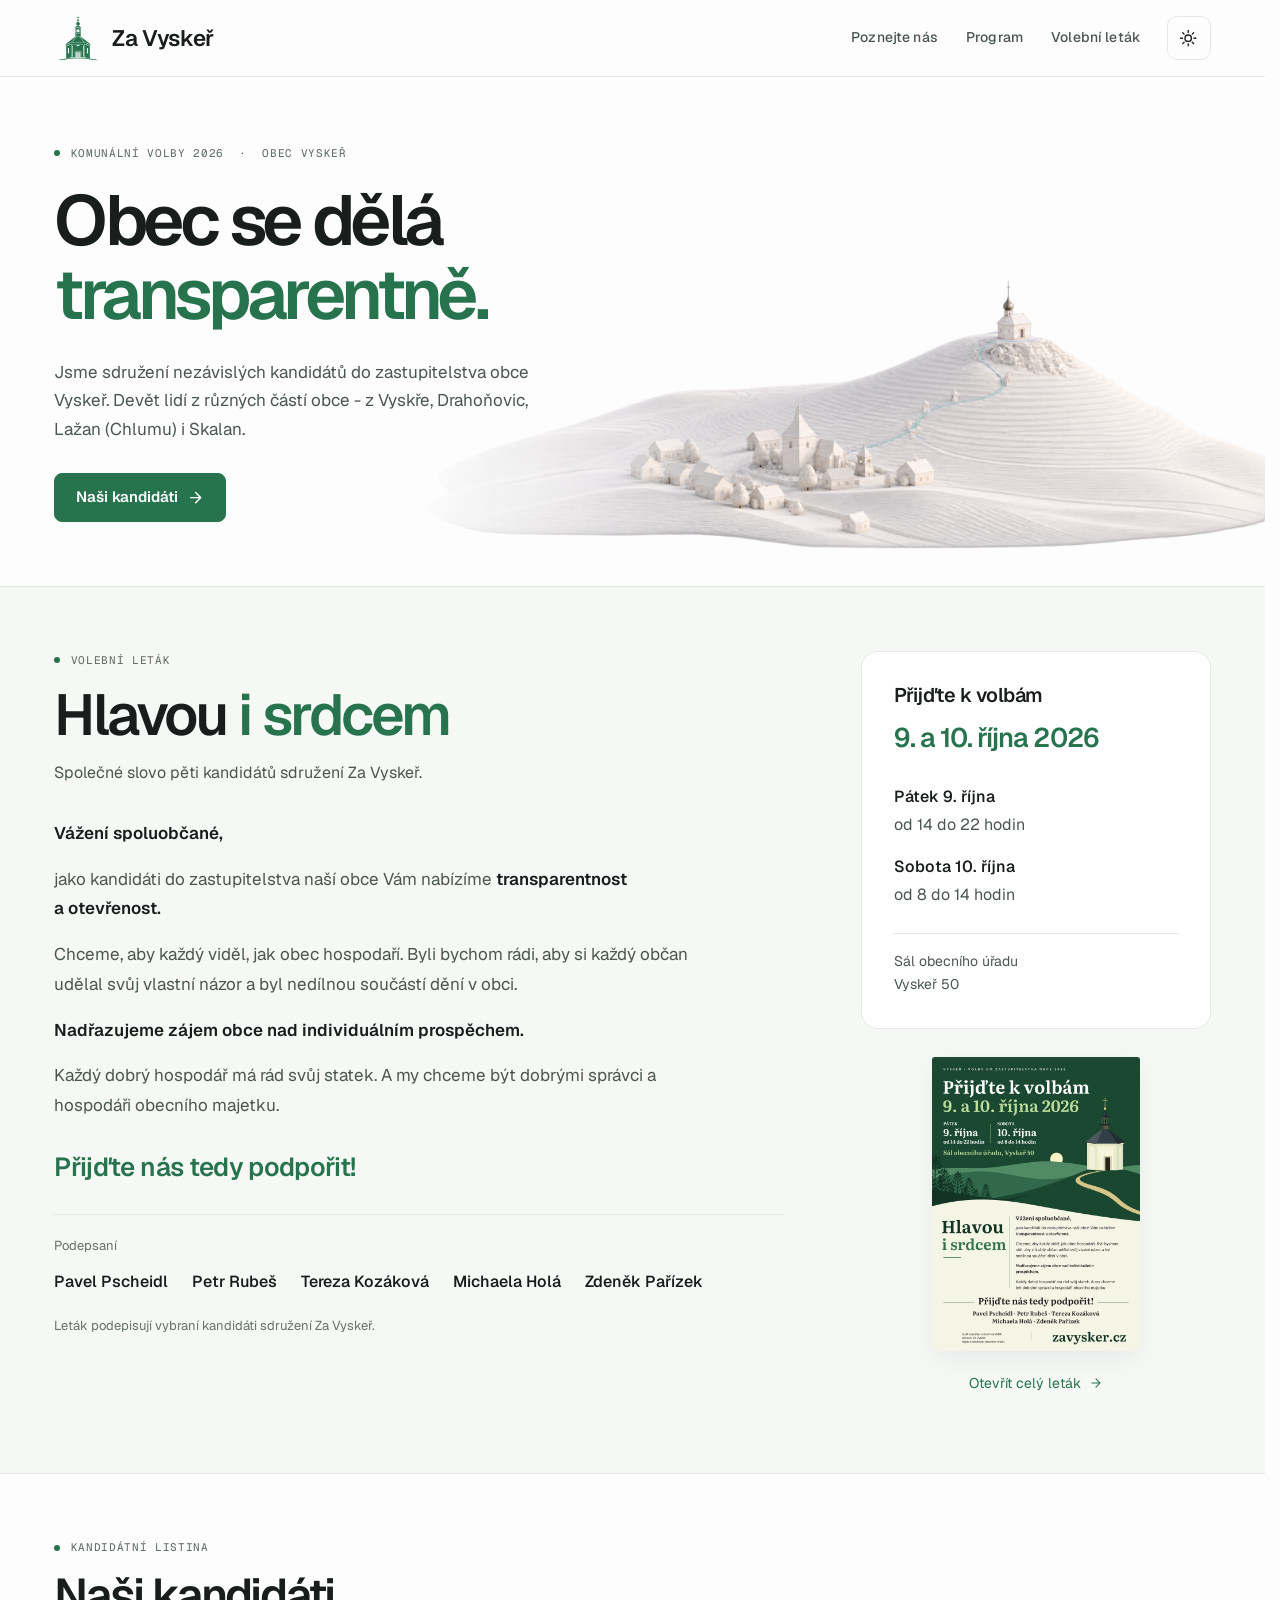
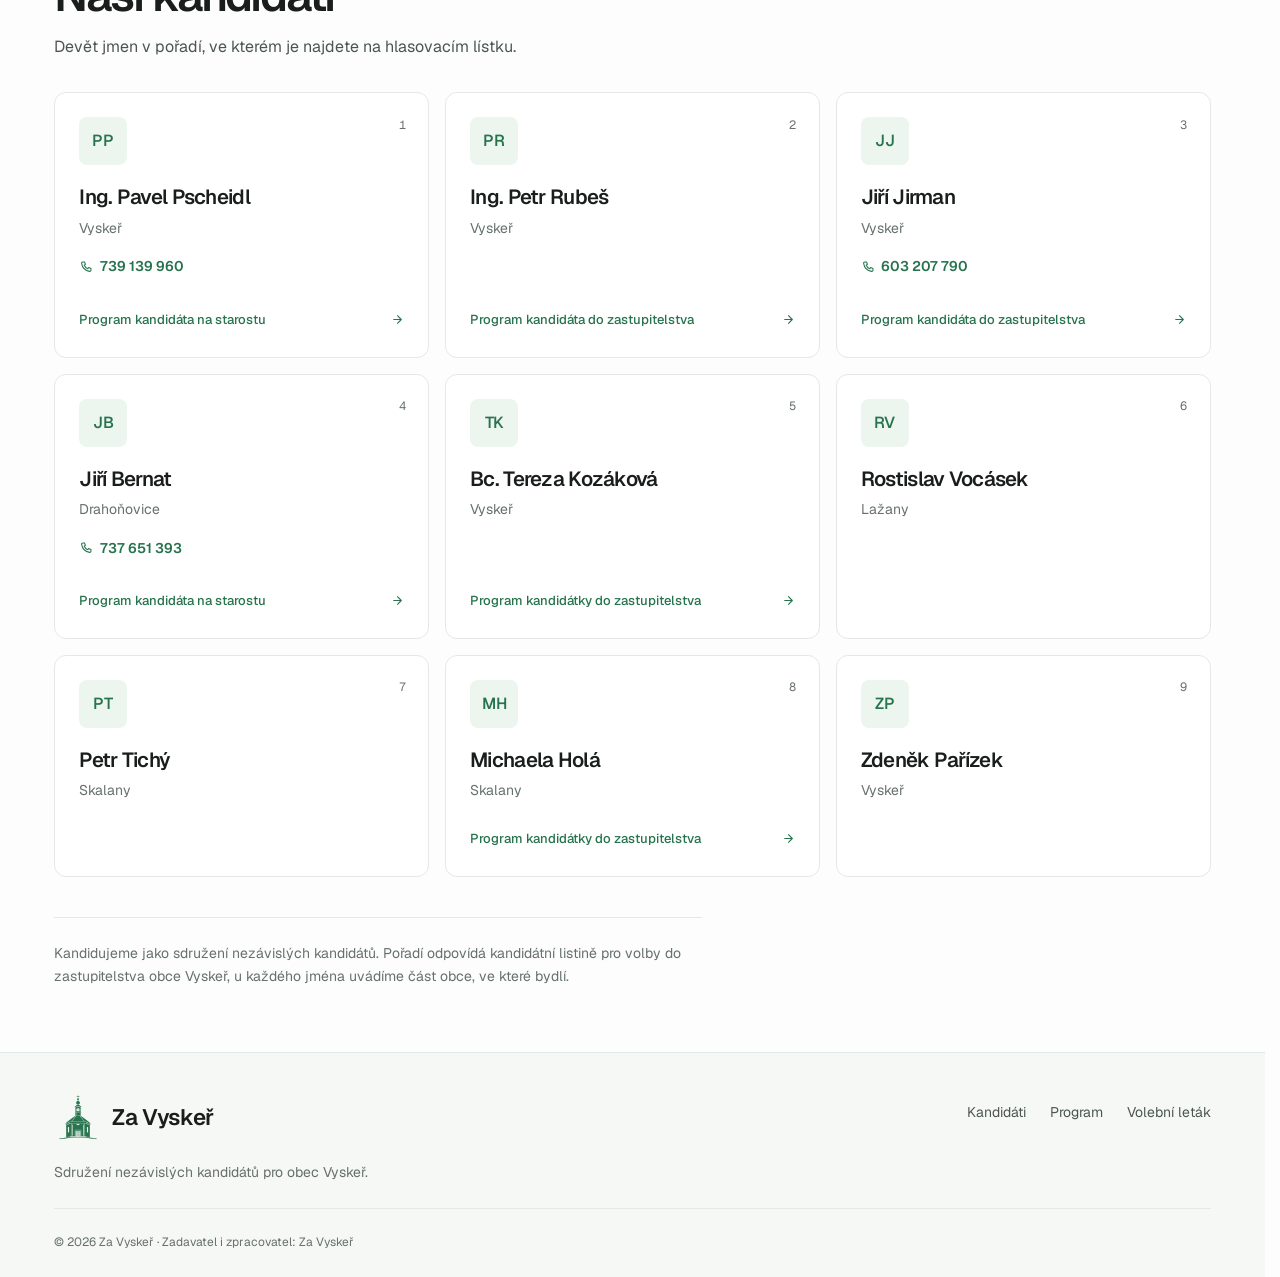
<file: index.html>
<!DOCTYPE html>
<html lang="cs" data-theme="auto">
<head>
<meta charset="utf-8">
<meta name="viewport" content="width=device-width, initial-scale=1">
<title>Za Vyskeř - kandidáti do zastupitelstva obce</title>

<meta name="description" content="Za Vyskeř je sdružení nezávislých kandidátů do zastupitelstva obce Vyskeř. Devět lidí z různých částí obce.">
<meta name="author" content="Za Vyskeř">
<meta name="theme-color" content="#fdfdfd" media="(prefers-color-scheme: light)">
<meta name="theme-color" content="#121513" media="(prefers-color-scheme: dark)">
<link rel="canonical" href="https://zavysker.cz/">

<!-- Open Graph / sociální sítě -->
<meta property="og:type" content="website">
<meta property="og:locale" content="cs_CZ">
<meta property="og:site_name" content="Za Vyskeř">
<meta property="og:title" content="Za Vyskeř - kandidáti do zastupitelstva obce">
<meta property="og:description" content="Sdružení nezávislých kandidátů. Devět lidí z různých částí obce.">
<meta property="og:url" content="https://zavysker.cz/">
<meta property="og:image" content="https://zavysker.cz/assets/img/og-image.png">
<meta name="twitter:card" content="summary_large_image">

<link rel="icon" href="assets/img/chapel-cutout.png?v=20261001" type="image/png">
<link rel="apple-touch-icon" href="assets/img/chapel-cutout.png?v=20261001">
<link rel="preload" href="/assets/fonts/geist.woff2" as="font" type="font/woff2" crossorigin>
<link rel="stylesheet" href="assets/css/style.css?v=20261007-3">

<!-- Nastaví motiv ještě před vykreslením, aby stránka neproblikla -->
<script>
  (() => {
    const saved = localStorage.getItem('zv-theme');
    if (saved === 'light' || saved === 'dark') {
      document.documentElement.dataset.theme = saved;
    }
  })();
</script>

<script type="application/ld+json">
{
  "@context": "https://schema.org",
  "@type": "Organization",
  "name": "Za Vyskeř",
  "description": "Sdružení nezávislých kandidátů do zastupitelstva obce Vyskeř, komunální volby 2026.",
  "url": "https://zavysker.cz/",
  "areaServed": { "@type": "Place", "name": "Vyskeř, okres Semily" },
  "telephone": "+420739139960",
  "address": {
    "@type": "PostalAddress",
    "streetAddress": "Vyskeř 151",
    "addressLocality": "Vyskeř",
    "addressCountry": "CZ"
  }
}
</script>
</head>

<body>
<a class="skip-link" href="#kandidati">Přeskočit na seznam kandidátů</a>

<header class="site-header" id="top">
  <div class="shell site-header__inner">
    <a class="brand" href="#top" aria-label="Za Vyskeř - domů">
      <span class="brand__mark" aria-hidden="true"></span>
      <span class="brand__text">Za&nbsp;Vyskeř</span>
    </a>

    <nav class="nav" id="nav" aria-label="Hlavní navigace">
      <a href="#kandidati">Poznejte nás</a>
      <a href="program/">Program</a>
      <a href="#letak">Volební leták</a>
    </nav>

    <div class="header-tools">
      <button class="icon-btn" id="theme-toggle" type="button"
              aria-label="Přepnout světlý/tmavý režim">
        <svg class="icon-sun" viewBox="0 0 24 24" aria-hidden="true" focusable="false">
          <circle cx="12" cy="12" r="4.2"/>
          <path d="M12 2v2.5M12 19.5V22M2 12h2.5M19.5 12H22M4.9 4.9l1.8 1.8M17.3 17.3l1.8 1.8M19.1 4.9l-1.8 1.8M6.7 17.3l-1.8 1.8"/>
        </svg>
        <svg class="icon-moon" viewBox="0 0 24 24" aria-hidden="true" focusable="false">
          <path d="M20 14.2A8.2 8.2 0 0 1 9.8 4a8.4 8.4 0 1 0 10.2 10.2Z"/>
        </svg>
      </button>

      <button class="icon-btn nav-toggle" id="nav-toggle" type="button"
              aria-expanded="false" aria-controls="nav" aria-label="Otevřít menu">
        <span class="nav-toggle__bars" aria-hidden="true"><i></i><i></i><i></i></span>
      </button>
    </div>
  </div>
</header>

<main>

  <!-- ══════════════════ HERO ══════════════════ -->
  <section class="hero">
    <div class="shell hero__inner">
      <div class="hero__copy">
        <p class="eyebrow">
          <span class="eyebrow__dot" aria-hidden="true"></span>
          Komunální volby 2026 &nbsp;·&nbsp; Obec Vyskeř
        </p>

        <h1 class="hero__title">
          Obec se dělá<br>
          <em>transparentně.</em>
        </h1>

        <p class="hero__lead">
          Jsme sdružení nezávislých kandidátů do zastupitelstva obce Vyskeř.
          Devět lidí z různých částí obce - z Vyskře, Drahoňovic, Lažan (Chlumu) i Skalan.
        </p>

        <div class="hero__actions">
          <a class="btn btn--primary btn--lg" href="#kandidati">
            Naši kandidáti
            <svg viewBox="0 0 24 24" aria-hidden="true" focusable="false" class="btn__arrow">
              <path d="M5 12h13M12 5l7 7-7 7"/>
            </svg>
          </a>
        </div>
      </div>
      <div class="hero__landscape" aria-hidden="true"></div>
    </div>
  </section>

  <!-- Volební leták -->
  <section class="section leaflet" id="letak" aria-labelledby="leaflet-title">
    <div class="shell leaflet__layout">
      <div class="leaflet__letter">
        <header class="section__head">
          <p class="eyebrow"><span class="eyebrow__dot" aria-hidden="true"></span>Volební leták</p>
          <h2 class="section__title" id="leaflet-title">Hlavou <span>i srdcem</span></h2>
          <p class="section__lead">Společné slovo pěti kandidátů sdružení Za Vyskeř.</p>
        </header>

        <div class="leaflet__text">
          <p class="leaflet__salutation">Vážení spoluobčané,</p>
          <p>
            jako kandidáti do zastupitelstva naší obce Vám nabízíme
            <strong>transparentnost a otevřenost.</strong>
          </p>
          <p>
            Chceme, aby každý viděl, jak obec hospodaří. Byli bychom rádi,
            aby si každý občan udělal svůj vlastní názor a byl nedílnou součástí
            dění v obci.
          </p>
          <p><strong>Nadřazujeme zájem obce nad individuálním prospěchem.</strong></p>
          <p>
            Každý dobrý hospodář má rád svůj statek. A my chceme být dobrými
            správci a hospodáři obecního majetku.
          </p>
          <p class="leaflet__invitation">Přijďte nás tedy podpořit!</p>
        </div>

        <div class="leaflet__signatures">
          <p class="leaflet__label" id="leaflet-signatures-label">Podepsaní</p>
          <ul class="leaflet__names" aria-labelledby="leaflet-signatures-label" role="list">
            <li>Pavel Pscheidl</li>
            <li>Petr Rubeš</li>
            <li>Tereza Kozáková</li>
            <li>Michaela Holá</li>
            <li>Zdeněk Pařízek</li>
          </ul>
        </div>
        <p class="leaflet__note">
          Leták podepisují vybraní kandidáti sdružení Za Vyskeř.
        </p>
      </div>

      <aside class="leaflet__aside" aria-labelledby="leaflet-election-title">
        <div class="leaflet__election">
          <h3 id="leaflet-election-title">Přijďte k volbám</h3>
          <p class="leaflet__date">9. a 10. října 2026</p>
          <dl class="leaflet__times">
            <div>
              <dt>Pátek <time datetime="2026-10-09">9. října</time></dt>
              <dd>od 14 do 22 hodin</dd>
            </div>
            <div>
              <dt>Sobota <time datetime="2026-10-10">10. října</time></dt>
              <dd>od 8 do 14 hodin</dd>
            </div>
          </dl>
          <p class="leaflet__place">Sál obecního úřadu<br>Vyskeř 50</p>
        </div>
        <a class="leaflet__preview" href="assets/img/letak-vysker.png">
          <img src="assets/img/letak-vysker.png" width="1448" height="2048"
               loading="lazy" decoding="async" alt="Náhled volebního letáku Hlavou i srdcem">
          <span>
            Otevřít celý leták
            <svg viewBox="0 0 24 24" aria-hidden="true" focusable="false"><path d="M5 12h13M12 5l7 7-7 7"/></svg>
          </span>
        </a>
      </aside>
    </div>
  </section>

  <!-- ══════════════════ KANDIDÁTI ══════════════════ -->
  <section class="section" id="kandidati">
    <div class="shell">

      <header class="section__head">
        <p class="eyebrow"><span class="eyebrow__dot" aria-hidden="true"></span>Kandidátní listina</p>
        <h2 class="section__title">Naši kandidáti</h2>
        <p class="section__lead">
          Devět jmen v pořadí, ve kterém je najdete na hlasovacím lístku.
        </p>
      </header>

      <!-- ────────────────────────────────────────────────────────────────
           Kandidátní listina.

           Zveřejňujeme jméno a část obce. Datum narození, věk ani číslo popisné
           zde záměrně nejsou.

           Prázdné atributy dole čekají na doplnění:
             data-job    povolání, např. "Lesník"
             data-focus  čemu se chce věnovat, např. "Rozpočet · Krajina"
             data-quote  jedna věta vlastními slovy (bez uvozovek, doplní se samy)
             data-bio    2–4 věty do detailu

           Jakmile vyplníte data-bio, karta se sama stane rozklikávací
           a otevře detailní okno. Do té doby je to obyčejná karta.
           ──────────────────────────────────────────────────────────────── -->
      <ol class="candidates" id="candidate-grid">

        <li class="candidate"
            data-order="1" data-name="Ing. Pavel Pscheidl" data-village="Vyskeř"
            data-job="" data-focus="" data-quote="" data-bio="">
          <div class="candidate__card">
            <span class="candidate__badge">1</span>
            <span class="candidate__avatar" data-initials="PP"></span>
            <span class="candidate__body">
              <span class="candidate__name">Ing. Pavel Pscheidl</span>
              <span class="candidate__meta">Vyskeř</span>
              <a class="candidate__phone" href="tel:+420739139960">
                <svg viewBox="0 0 24 24" aria-hidden="true" focusable="false"><path d="M6.5 3.5h3l1.5 4-2 1.5a12 12 0 0 0 6 6l1.5-2 4 1.5v3a2 2 0 0 1-2.2 2A16.5 16.5 0 0 1 4.5 5.7 2 2 0 0 1 6.5 3.5Z"/></svg>
                739 139 960
              </a>
              <a class="candidate__program" href="program/">
                Program kandidáta na starostu
                <svg viewBox="0 0 24 24" aria-hidden="true" focusable="false"><path d="M5 12h13M12 5l7 7-7 7"/></svg>
              </a>
            </span>
          </div>
        </li>

        <li class="candidate"
            data-order="2" data-name="Ing. Petr Rubeš" data-village="Vyskeř"
            data-job="" data-focus="" data-quote="" data-bio="">
          <div class="candidate__card">
            <span class="candidate__badge">2</span>
            <span class="candidate__avatar" data-initials="PR"></span>
            <span class="candidate__body">
              <span class="candidate__name">Ing. Petr Rubeš</span>
              <span class="candidate__meta">Vyskeř</span>
              <a class="candidate__program" href="program/petr-rubes/">
                Program kandidáta do zastupitelstva
                <svg viewBox="0 0 24 24" aria-hidden="true" focusable="false"><path d="M5 12h13M12 5l7 7-7 7"/></svg>
              </a>
            </span>
          </div>
        </li>

        <li class="candidate"
            data-order="3" data-name="Jiří Jirman" data-village="Vyskeř"
            data-job="" data-focus="" data-quote="" data-bio="">
          <div class="candidate__card">
            <span class="candidate__badge">3</span>
            <span class="candidate__avatar" data-initials="JJ"></span>
            <span class="candidate__body">
              <span class="candidate__name">Jiří Jirman</span>
              <span class="candidate__meta">Vyskeř</span>
              <a class="candidate__phone" href="tel:+420603207790">
                <svg viewBox="0 0 24 24" aria-hidden="true" focusable="false"><path d="M6.5 3.5h3l1.5 4-2 1.5a12 12 0 0 0 6 6l1.5-2 4 1.5v3a2 2 0 0 1-2.2 2A16.5 16.5 0 0 1 4.5 5.7 2 2 0 0 1 6.5 3.5Z"/></svg>
                603 207 790
              </a>
              <a class="candidate__program" href="program/jiri-jirman/">
                Program kandidáta do zastupitelstva
                <svg viewBox="0 0 24 24" aria-hidden="true" focusable="false"><path d="M5 12h13M12 5l7 7-7 7"/></svg>
              </a>
            </span>
          </div>
        </li>

        <li class="candidate"
            data-order="4" data-name="Jiří Bernat" data-village="Drahoňovice"
            data-job="" data-focus="" data-quote="" data-bio="">
          <div class="candidate__card">
            <span class="candidate__badge">4</span>
            <span class="candidate__avatar" data-initials="JB"></span>
            <span class="candidate__body">
              <span class="candidate__name">Jiří Bernat</span>
              <span class="candidate__meta">Drahoňovice</span>
              <a class="candidate__phone" href="tel:+420737651393">
                <svg viewBox="0 0 24 24" aria-hidden="true" focusable="false"><path d="M6.5 3.5h3l1.5 4-2 1.5a12 12 0 0 0 6 6l1.5-2 4 1.5v3a2 2 0 0 1-2.2 2A16.5 16.5 0 0 1 4.5 5.7 2 2 0 0 1 6.5 3.5Z"/></svg>
                737 651 393
              </a>
              <a class="candidate__program" href="program/jiri-bernat/">
                Program kandidáta na starostu
                <svg viewBox="0 0 24 24" aria-hidden="true" focusable="false"><path d="M5 12h13M12 5l7 7-7 7"/></svg>
              </a>
            </span>
          </div>
        </li>

        <li class="candidate"
            data-order="5" data-name="Bc. Tereza Kozáková" data-village="Vyskeř"
            data-job="" data-focus="" data-quote="" data-bio="">
          <div class="candidate__card">
            <span class="candidate__badge">5</span>
            <span class="candidate__avatar" data-initials="TK"></span>
            <span class="candidate__body">
              <span class="candidate__name">Bc. Tereza Kozáková</span>
              <span class="candidate__meta">Vyskeř</span>
              <a class="candidate__program" href="program/tereza-kozakova/">
                Program kandidátky do zastupitelstva
                <svg viewBox="0 0 24 24" aria-hidden="true" focusable="false"><path d="M5 12h13M12 5l7 7-7 7"/></svg>
              </a>
            </span>
          </div>
        </li>

        <li class="candidate"
            data-order="6" data-name="Rostislav Vocásek" data-village="Lažany"
            data-job="" data-focus="" data-quote="" data-bio="">
          <div class="candidate__card">
            <span class="candidate__badge">6</span>
            <span class="candidate__avatar" data-initials="RV"></span>
            <span class="candidate__body">
              <span class="candidate__name">Rostislav Vocásek</span>
              <span class="candidate__meta">Lažany</span>
            </span>
          </div>
        </li>

        <li class="candidate"
            data-order="7" data-name="Petr Tichý" data-village="Skalany"
            data-job="" data-focus="" data-quote="" data-bio="">
          <div class="candidate__card">
            <span class="candidate__badge">7</span>
            <span class="candidate__avatar" data-initials="PT"></span>
            <span class="candidate__body">
              <span class="candidate__name">Petr Tichý</span>
              <span class="candidate__meta">Skalany</span>
            </span>
          </div>
        </li>

        <li class="candidate"
            data-order="8" data-name="Michaela Holá" data-village="Skalany"
            data-job="" data-focus="" data-quote="" data-bio="">
          <div class="candidate__card">
            <span class="candidate__badge">8</span>
            <span class="candidate__avatar" data-initials="MH"></span>
            <span class="candidate__body">
              <span class="candidate__name">Michaela Holá</span>
              <span class="candidate__meta">Skalany</span>
              <a class="candidate__program" href="program/michaela-hola/">
                Program kandidátky do zastupitelstva
                <svg viewBox="0 0 24 24" aria-hidden="true" focusable="false"><path d="M5 12h13M12 5l7 7-7 7"/></svg>
              </a>
            </span>
          </div>
        </li>

        <li class="candidate"
            data-order="9" data-name="Zdeněk Pařízek" data-village="Vyskeř"
            data-job="" data-focus="" data-quote="" data-bio="">
          <div class="candidate__card">
            <span class="candidate__badge">9</span>
            <span class="candidate__avatar" data-initials="ZP"></span>
            <span class="candidate__body">
              <span class="candidate__name">Zdeněk Pařízek</span>
              <span class="candidate__meta">Vyskeř</span>
            </span>
          </div>
        </li>

      </ol>

      <p class="note">
        Kandidujeme jako sdružení nezávislých kandidátů. Pořadí odpovídá kandidátní
        listině pro volby do zastupitelstva obce Vyskeř, u každého jména uvádíme část
        obce, ve které bydlí.
      </p>

    </div>
  </section>

</main>

<footer class="site-footer">
  <div class="shell site-footer__inner">
    <div>
      <a class="brand brand--footer" href="#top">
        <span class="brand__mark" aria-hidden="true"></span>
        <span class="brand__text">Za&nbsp;Vyskeř</span>
      </a>
      <p class="site-footer__note">Sdružení nezávislých kandidátů pro obec Vyskeř.</p>
    </div>

    <nav class="site-footer__nav" aria-label="Patička">
      <a href="#kandidati">Kandidáti</a>
      <a href="program/">Program</a>
      <a href="#letak">Volební leták</a>
    </nav>

    <p class="site-footer__legal">
      © <span id="year">2026</span> Za Vyskeř · Zadavatel i zpracovatel: Za Vyskeř
    </p>
  </div>
</footer>

<!-- Detail kandidáta -->
<dialog class="modal" id="candidate-modal" aria-labelledby="modal-name">
  <button class="modal__close" type="button" data-close aria-label="Zavřít detail">
    <svg viewBox="0 0 24 24" aria-hidden="true" focusable="false"><path d="M6 6l12 12M18 6 6 18"/></svg>
  </button>
  <div class="modal__head">
    <span class="modal__avatar" id="modal-avatar"></span>
    <div>
      <p class="modal__order" id="modal-order"></p>
      <h3 class="modal__name" id="modal-name"></h3>
    </div>
  </div>
  <blockquote class="modal__quote" id="modal-quote"></blockquote>
  <p class="modal__bio" id="modal-bio"></p>
  <!-- Řádky bez vyplněné hodnoty JavaScript skryje -->
  <dl class="modal__facts">
    <div><dt>Povolání</dt><dd id="modal-job"></dd></div>
    <div><dt>Část obce</dt><dd id="modal-village"></dd></div>
    <div class="modal__facts-wide"><dt>Věnuje se</dt><dd id="modal-focus"></dd></div>
  </dl>
</dialog>

<script src="assets/js/main.js" defer></script>
</body>
</html>
</file>
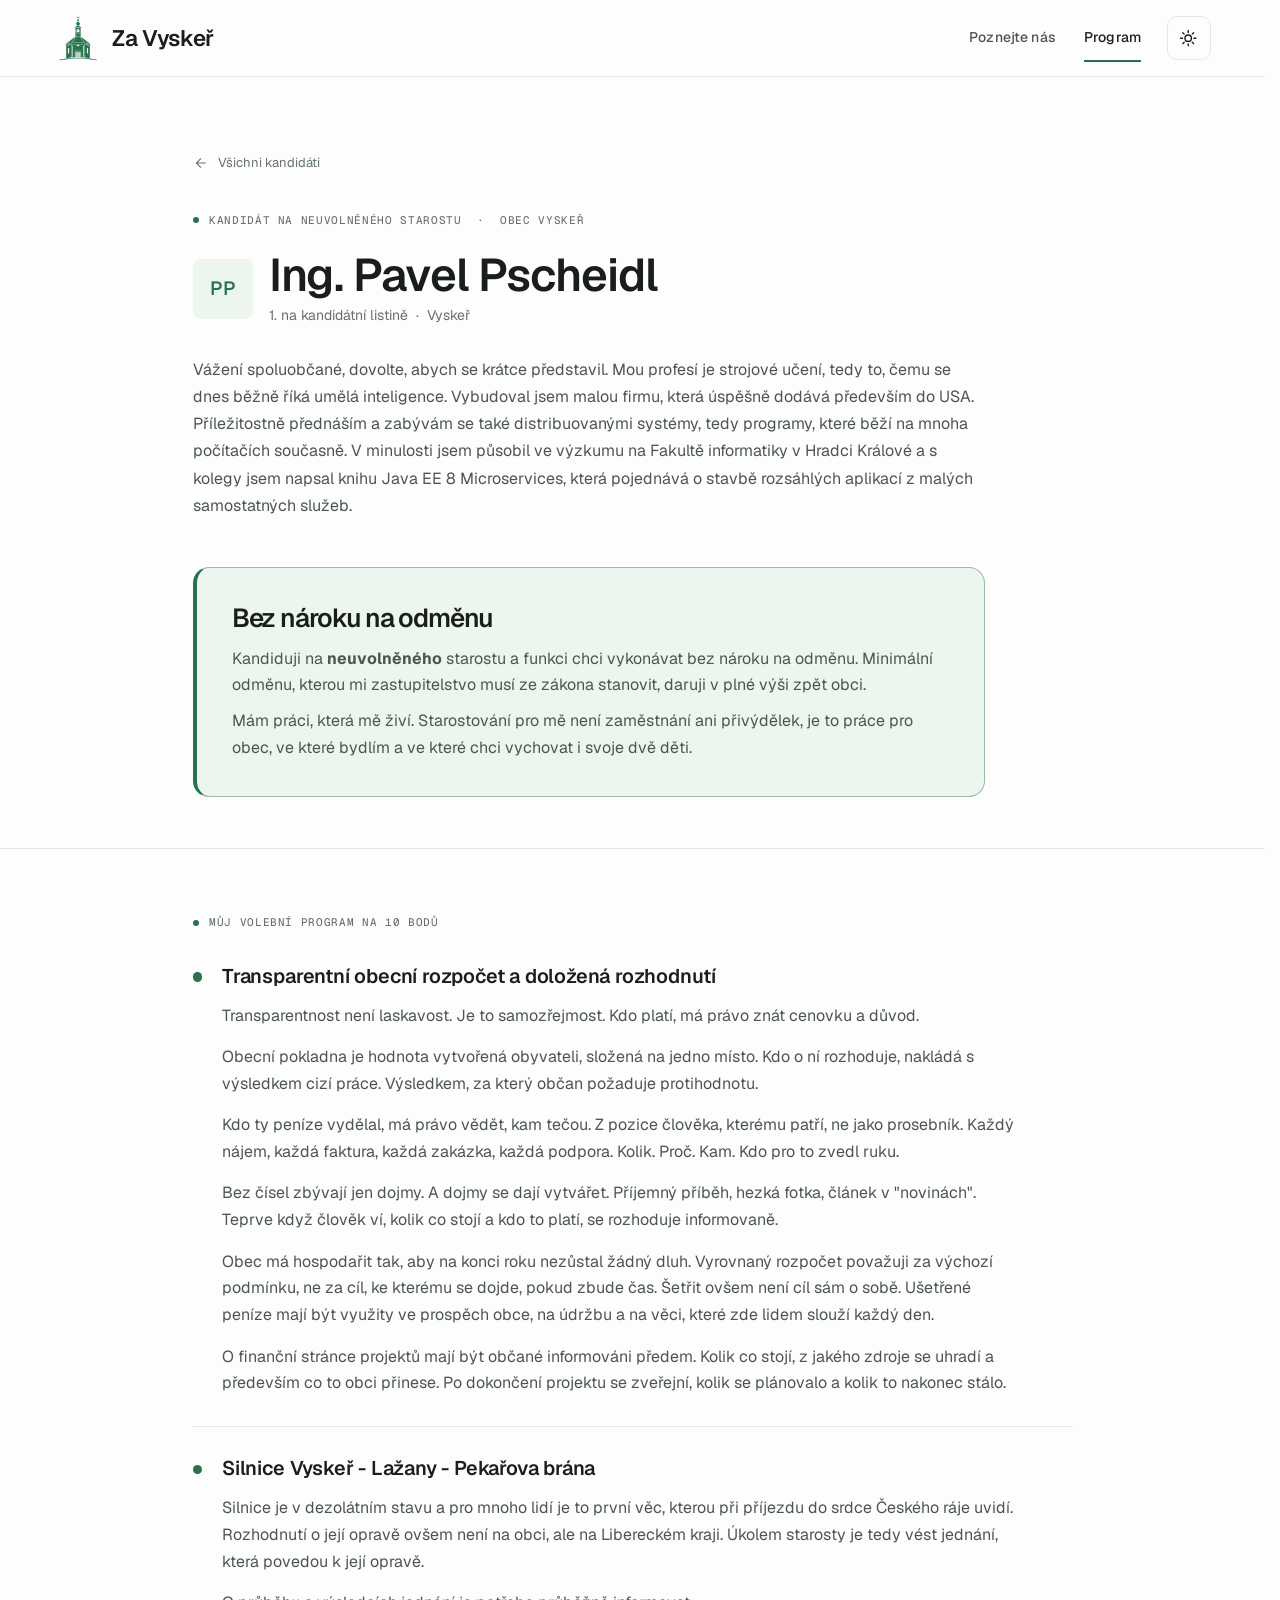
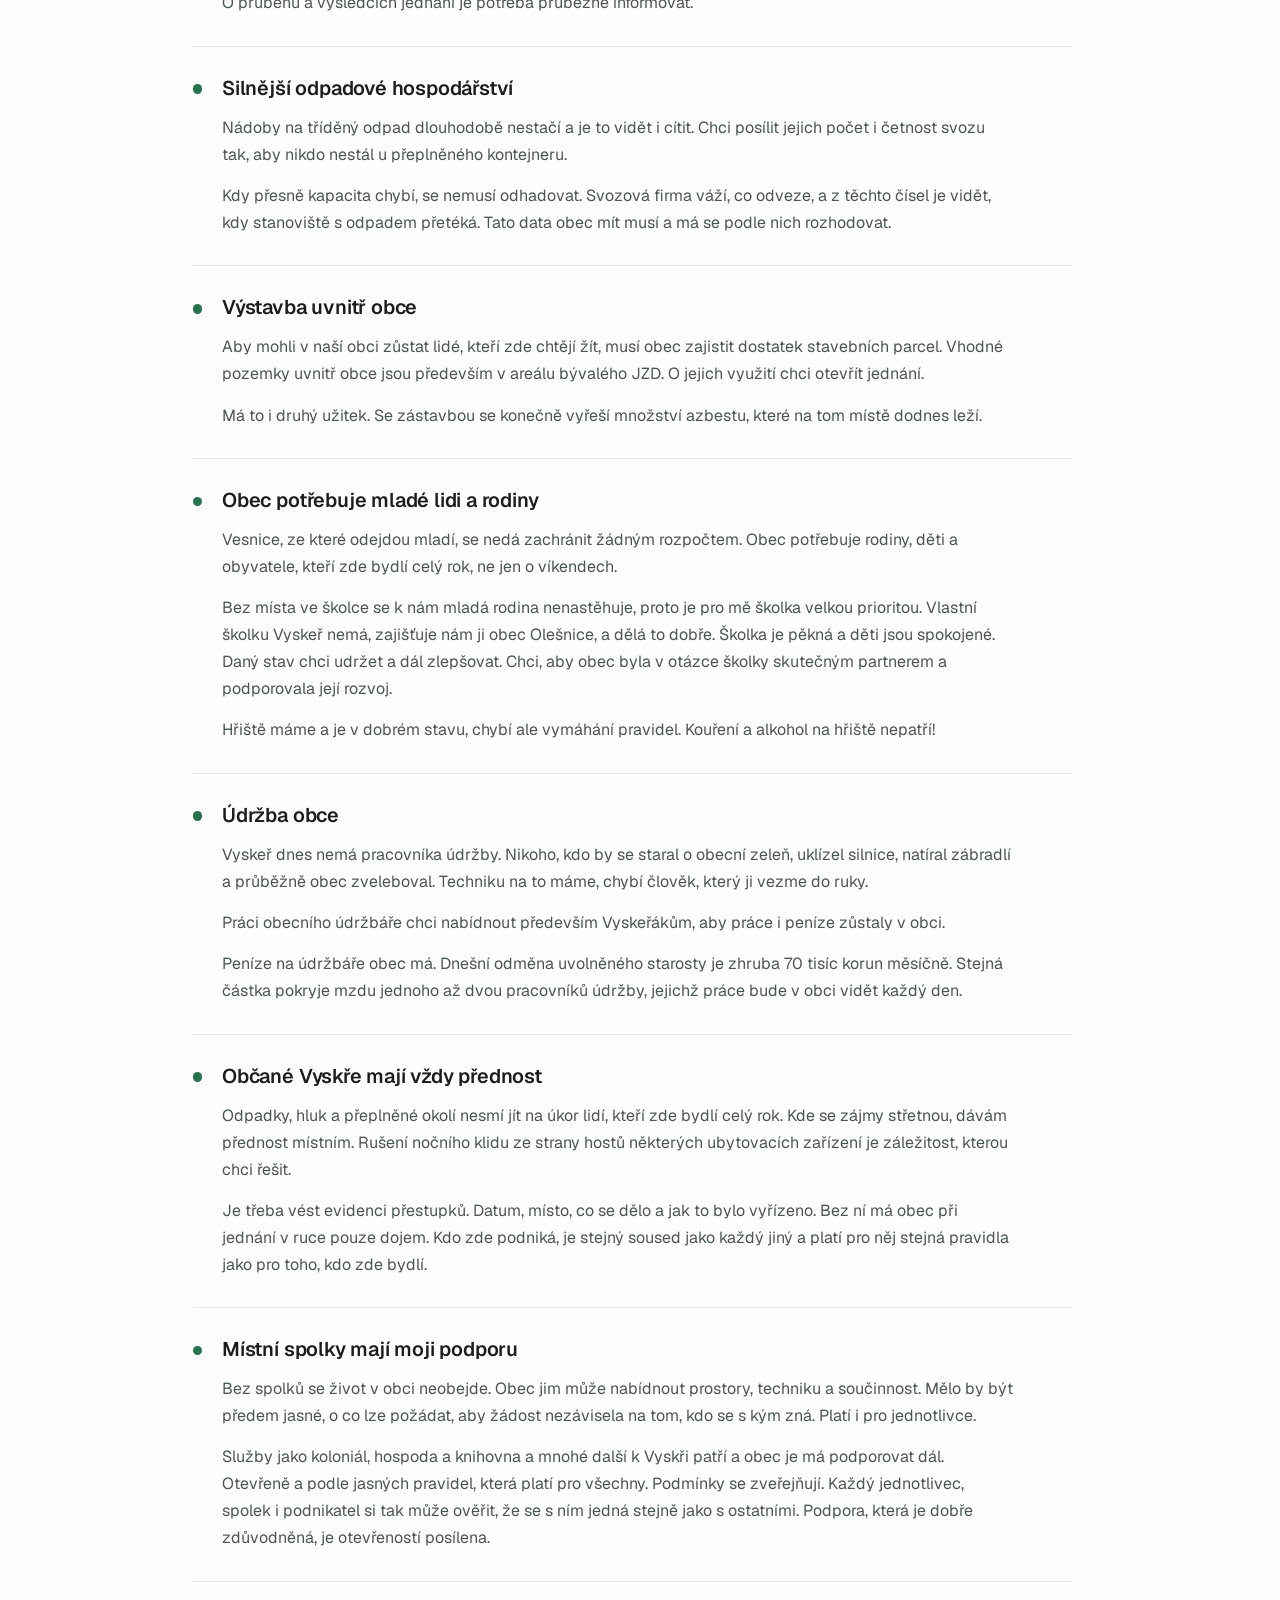
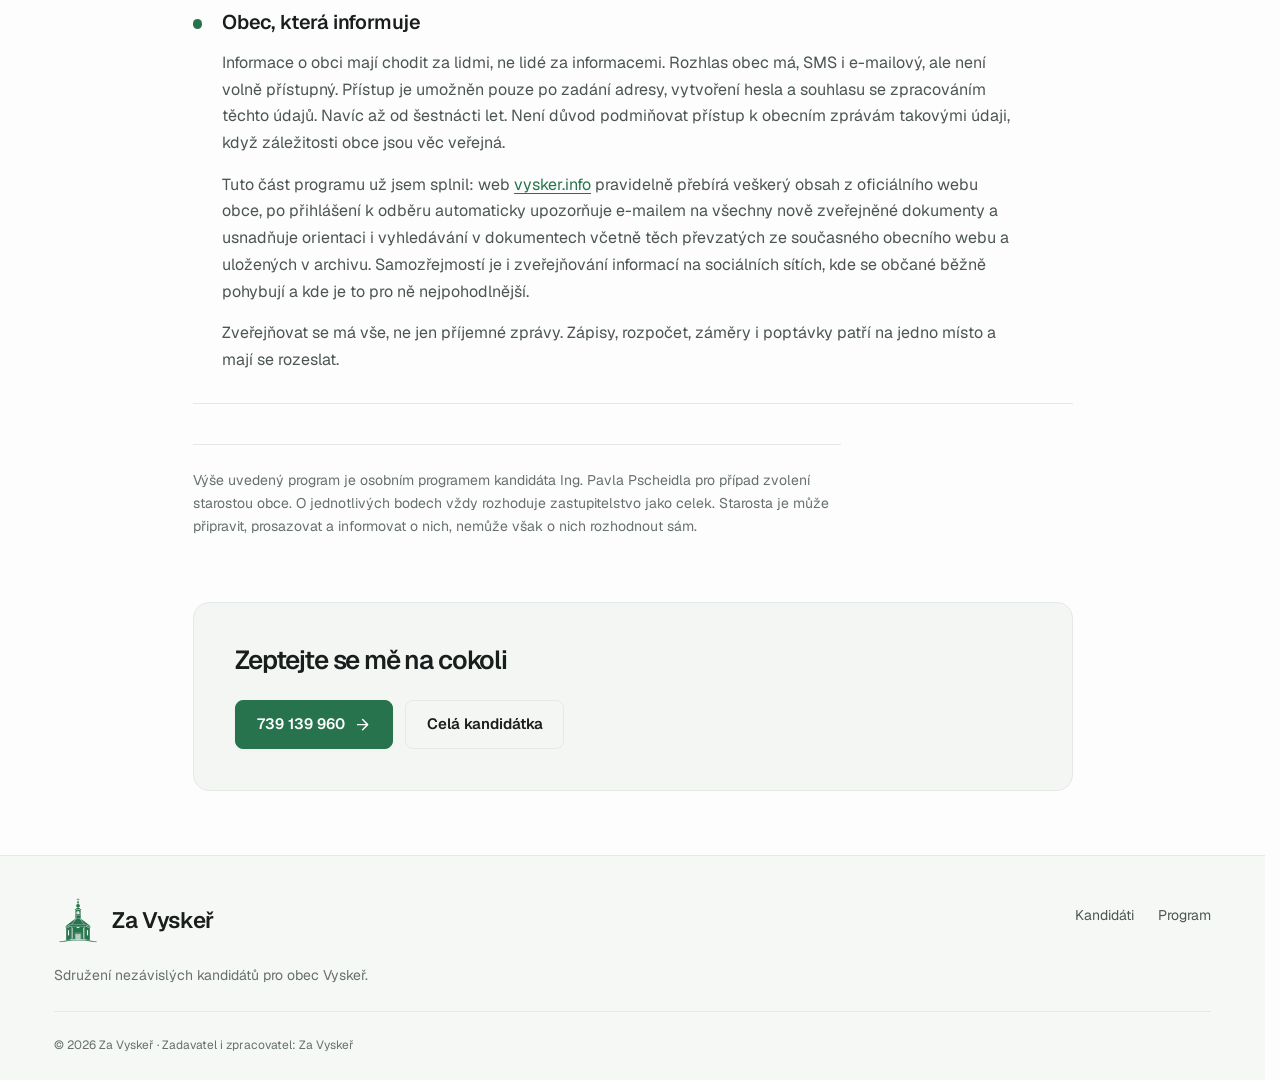
<file: program/index.html>
<!DOCTYPE html>
<html lang="cs" data-theme="auto">
<head>
<meta charset="utf-8">
<meta name="viewport" content="width=device-width, initial-scale=1">
<title>Program - Ing. Pavel Pscheidl | Za Vyskeř</title>

<meta name="description" content="Program Ing. Pavla Pscheidla, kandidáta na neuvolněného starostu obce Vyskeř. Bez nároku na odměnu, vyrovnané hospodaření, transparentnost, jednání s krajem, podpora rodin, méně byrokracie, výstavba uvnitř obce, údržba obce, odpady, noční klid a podpora spolků.">
<meta name="author" content="Za Vyskeř">
<meta name="theme-color" content="#fdfdfd" media="(prefers-color-scheme: light)">
<meta name="theme-color" content="#121513" media="(prefers-color-scheme: dark)">
<link rel="canonical" href="https://zavysker.cz/program/">

<!-- Open Graph / sociální sítě -->
<meta property="og:type" content="article">
<meta property="og:locale" content="cs_CZ">
<meta property="og:site_name" content="Za Vyskeř">
<meta property="og:title" content="Program - Ing. Pavel Pscheidl">
<meta property="og:description" content="Kandidát na neuvolněného starostu obce Vyskeř. Bez nároku na odměnu. Co chci pro obec udělat a jak o tom budu informovat.">
<meta property="og:url" content="https://zavysker.cz/program/">
<meta property="og:image" content="https://zavysker.cz/assets/img/og-image.png">
<meta name="twitter:card" content="summary_large_image">

<link rel="icon" href="/assets/img/chapel-cutout.png?v=20261001" type="image/png">
<link rel="apple-touch-icon" href="/assets/img/chapel-cutout.png?v=20261001">
<link rel="preload" href="/assets/fonts/geist.woff2" as="font" type="font/woff2" crossorigin>
<link rel="stylesheet" href="/assets/css/style.css?v=20261007-3">

<!-- Nastaví motiv ještě před vykreslením, aby stránka neproblikla -->
<script>
  (() => {
    const saved = localStorage.getItem('zv-theme');
    if (saved === 'light' || saved === 'dark') {
      document.documentElement.dataset.theme = saved;
    }
  })();
</script>
</head>

<body>
<a class="skip-link" href="#body-programu">Přeskočit na program</a>

<header class="site-header" id="top">
  <div class="shell site-header__inner">
    <a class="brand" href="/" aria-label="Za Vyskeř - domů">
      <span class="brand__mark" aria-hidden="true"></span>
      <span class="brand__text">Za&nbsp;Vyskeř</span>
    </a>

    <nav class="nav" id="nav" aria-label="Hlavní navigace">
      <a href="/#kandidati">Poznejte nás</a>
      <a href="/program/" aria-current="page">Program</a>
    </nav>

    <div class="header-tools">
      <button class="icon-btn" id="theme-toggle" type="button"
              aria-label="Přepnout světlý/tmavý režim">
        <svg class="icon-sun" viewBox="0 0 24 24" aria-hidden="true" focusable="false">
          <circle cx="12" cy="12" r="4.2"/>
          <path d="M12 2v2.5M12 19.5V22M2 12h2.5M19.5 12H22M4.9 4.9l1.8 1.8M17.3 17.3l1.8 1.8M19.1 4.9l-1.8 1.8M6.7 17.3l-1.8 1.8"/>
        </svg>
        <svg class="icon-moon" viewBox="0 0 24 24" aria-hidden="true" focusable="false">
          <path d="M20 14.2A8.2 8.2 0 0 1 9.8 4a8.4 8.4 0 1 0 10.2 10.2Z"/>
        </svg>
      </button>

      <button class="icon-btn nav-toggle" id="nav-toggle" type="button"
              aria-expanded="false" aria-controls="nav" aria-label="Otevřít menu">
        <span class="nav-toggle__bars" aria-hidden="true"><i></i><i></i><i></i></span>
      </button>
    </div>
  </div>
</header>

<main>

  <!-- ══════════════════ ÚVOD ══════════════════ -->
  <section class="page-hero">
    <div class="shell">
      <a class="page-hero__back" href="/#kandidati">
        <svg viewBox="0 0 24 24" aria-hidden="true" focusable="false"><path d="m12 5-7 7 7 7M5 12h14"/></svg>
        Všichni kandidáti
      </a>
      <p class="eyebrow">
        <span class="eyebrow__dot" aria-hidden="true"></span>
        Kandidát na neuvolněného starostu &nbsp;·&nbsp; Obec Vyskeř
      </p>

      <div class="page-hero__who">
        <span class="candidate__avatar" data-initials="PP"></span>
        <div>
          <h1 class="page-hero__name">Ing. Pavel Pscheidl</h1>
          <p class="page-hero__role">1. na kandidátní listině &nbsp;·&nbsp; Vyskeř</p>
        </div>
      </div>

      <p class="page-hero__lead">
        Vážení spoluobčané, dovolte, abych se krátce představil. Mou profesí je
        strojové učení, tedy to, čemu se dnes běžně říká umělá inteligence. Vybudoval
        jsem malou firmu, která úspěšně dodává především do USA. Příležitostně
        přednáším a zabývám se také distribuovanými systémy, tedy programy, které
        běží na mnoha počítačích současně. V minulosti jsem působil ve výzkumu na Fakultě
        informatiky v Hradci Králové a s kolegy jsem napsal knihu Java EE 8
        Microservices, která pojednává o stavbě rozsáhlých aplikací z malých
        samostatných služeb.
      </p>

      <div class="pledge">
        <h2 class="pledge__title">Bez nároku na odměnu</h2>
        <p>
          Kandiduji na <strong>neuvolněného</strong> starostu a funkci chci vykonávat
          bez nároku na odměnu. Minimální odměnu, kterou mi zastupitelstvo musí ze
          zákona stanovit, daruji v plné výši zpět obci.
        </p>
        <p>
          Mám práci, která mě živí. Starostování pro mě není zaměstnání ani přivýdělek,
          je to práce pro obec, ve které bydlím a ve které chci vychovat i svoje dvě
          děti.
        </p>
      </div>
    </div>
  </section>

  <!-- ══════════════════ PROGRAM ══════════════════ -->
  <section class="section" id="body-programu">
    <div class="shell">

      <header class="section__head">
        <p class="eyebrow"><span class="eyebrow__dot" aria-hidden="true"></span>Můj volební program na 10 bodů</p>
      </header>

      <ul class="program">

        <li class="program__item">
          <span class="program__mark" aria-hidden="true"></span>
          <h3 class="program__title">Transparentní obecní rozpočet a doložená rozhodnutí</h3>
          <p class="program__text">
            Transparentnost není laskavost. Je to samozřejmost. Kdo platí, má právo znát cenovku a důvod.
          </p>
          <p class="program__text">
            Obecní pokladna je hodnota vytvořená obyvateli, složená na jedno místo.
            Kdo o ní rozhoduje, nakládá s výsledkem cizí práce. Výsledkem, za který občan požaduje protihodnotu.
          </p>
          <p class="program__text">
            Kdo ty peníze vydělal, má právo vědět, kam tečou. Z pozice člověka, kterému patří, ne jako prosebník. Každý nájem,
            každá faktura, každá zakázka, každá podpora. Kolik. Proč. Kam. Kdo pro to zvedl ruku.
          </p>
          <p class="program__text">
            Bez čísel zbývají jen dojmy. A dojmy se dají vytvářet. Příjemný příběh,
            hezká fotka, článek v "novinách". Teprve když člověk ví, kolik co stojí a kdo
            to platí, se rozhoduje informovaně.
          </p>

          <p class="program__text">
            Obec má hospodařit tak, aby na konci roku nezůstal žádný dluh. Vyrovnaný rozpočet považuji za výchozí podmínku,
            ne za cíl, ke kterému se dojde, pokud zbude čas. Šetřit ovšem není cíl sám o sobě. Ušetřené peníze mají být využity
            ve prospěch obce, na údržbu a na věci, které zde lidem slouží každý den.
          </p>


          <p class="program__text">
            O finanční stránce projektů mají být občané informováni předem. Kolik co stojí, z jakého zdroje se uhradí
            a především co to obci přinese. Po dokončení projektu se zveřejní, kolik se plánovalo a kolik to nakonec stálo.

          </p>

        </li>

        <li class="program__item">
          <span class="program__mark" aria-hidden="true"></span>
          <h3 class="program__title">Silnice Vyskeř - Lažany - Pekařova brána</h3>
          <p class="program__text">
            Silnice je v dezolátním stavu a pro mnoho lidí je to první věc, kterou při
            příjezdu do srdce Českého ráje uvidí. Rozhodnutí o její opravě ovšem není
            na obci, ale na Libereckém kraji. Úkolem starosty je tedy vést jednání,
            která povedou k její opravě.
          </p>
          <p class="program__text">
            O průběhu a výsledcích jednání je potřeba průběžně informovat.
          </p>
        </li>

        <li class="program__item">
          <span class="program__mark" aria-hidden="true"></span>
          <h3 class="program__title">Silnější odpadové hospodářství</h3>
          <p class="program__text">
            Nádoby na tříděný odpad dlouhodobě nestačí a je to vidět i cítit. Chci
            posílit jejich počet i četnost svozu tak, aby nikdo nestál u přeplněného
            kontejneru.
          </p>
          <p class="program__text">
            Kdy přesně kapacita chybí, se nemusí odhadovat. Svozová firma váží, co
            odveze, a z těchto čísel je vidět, kdy stanoviště s odpadem přetéká. Tato
            data obec mít musí a má se podle nich rozhodovat.
          </p>
        </li>

        <li class="program__item">
          <span class="program__mark" aria-hidden="true"></span>
          <h3 class="program__title">Výstavba uvnitř obce</h3>
          <p class="program__text">
            Aby mohli v naší obci zůstat lidé, kteří zde chtějí žít, musí obec zajistit
            dostatek stavebních parcel. Vhodné pozemky uvnitř obce jsou především
            v areálu bývalého JZD. O jejich využití chci otevřít jednání.
          </p>
          <p class="program__text">
            Má to i druhý užitek. Se zástavbou se konečně vyřeší množství azbestu, které
            na tom místě dodnes leží.
          </p>
        </li>

        <li class="program__item">
          <span class="program__mark" aria-hidden="true"></span>
          <h3 class="program__title">Obec potřebuje mladé lidi a rodiny</h3>
          <p class="program__text">
            Vesnice, ze které odejdou mladí, se nedá zachránit žádným rozpočtem. Obec
            potřebuje rodiny, děti a obyvatele, kteří zde bydlí celý rok, ne jen
            o víkendech.
          </p>
          <p class="program__text">
            Bez místa ve školce se k nám mladá rodina nenastěhuje, proto je pro mě
            školka velkou prioritou. Vlastní školku Vyskeř nemá, zajišťuje nám ji obec
            Olešnice, a dělá to dobře. Školka je pěkná a děti jsou spokojené. Daný stav
            chci udržet a dál zlepšovat. Chci, aby obec byla v otázce školky skutečným
            partnerem a podporovala její rozvoj.
          </p>
          <p class="program__text">
            Hřiště máme a je v dobrém stavu, chybí ale vymáhání pravidel. Kouření a
            alkohol na hřiště nepatří!
          </p>
        </li>

        <li class="program__item">
          <span class="program__mark" aria-hidden="true"></span>
          <h3 class="program__title">Údržba obce</h3>
          <p class="program__text">
            Vyskeř dnes nemá pracovníka údržby. Nikoho, kdo by se staral o obecní zeleň,
            uklízel silnice, natíral zábradlí a průběžně obec zveleboval. Techniku na to
            máme, chybí člověk, který ji vezme do ruky.
          </p>
          <p class="program__text">
            Práci obecního údržbáře chci nabídnout především Vyskeřákům, aby práce
            i peníze zůstaly v obci.
          </p>
          <p class="program__text">
            Peníze na údržbáře obec má. Dnešní odměna uvolněného starosty je zhruba
            70 tisíc korun měsíčně. Stejná částka pokryje mzdu jednoho až dvou
            pracovníků údržby, jejichž práce bude v obci vidět každý den.
          </p>
        </li>

        <li class="program__item">
          <span class="program__mark" aria-hidden="true"></span>
          <h3 class="program__title">Občané Vyskře mají vždy přednost</h3>
          <p class="program__text">
            Odpadky, hluk a přeplněné okolí nesmí jít na úkor lidí, kteří zde bydlí celý
            rok. Kde se zájmy střetnou, dávám přednost místním. Rušení nočního klidu ze strany hostů některých
            ubytovacích zařízení je záležitost, kterou chci řešit.
          </p>

          <p class="program__text">
            Je třeba vést evidenci přestupků. Datum, místo, co se dělo a jak to bylo
            vyřízeno. Bez ní má obec při jednání v ruce pouze dojem. Kdo zde podniká, je
            stejný soused jako každý jiný a platí pro něj stejná pravidla jako pro toho,
            kdo zde bydlí.
          </p>
        </li>

        <li class="program__item">
          <span class="program__mark" aria-hidden="true"></span>
          <h3 class="program__title">Místní spolky mají moji podporu</h3>
          <p class="program__text">
            Bez spolků se život v obci neobejde. Obec jim může nabídnout prostory,
            techniku a součinnost. Mělo by být předem jasné, o co lze požádat, aby
            žádost nezávisela na tom, kdo se s kým zná. Platí i pro jednotlivce.
          </p>
          <p class="program__text">
            Služby jako koloniál, hospoda a knihovna a mnohé další k Vyskři patří a obec je má podporovat dál. Otevřeně a podle
            jasných pravidel, která platí pro všechny. Podmínky se zveřejňují.
            Každý jednotlivec, spolek i podnikatel si tak může ověřit, že se s ním jedná stejně jako s ostatními.
            Podpora, která je dobře zdůvodněná, je otevřeností posílena.
          </p>
        </li>

        <li class="program__item">
          <span class="program__mark" aria-hidden="true"></span>
          <h3 class="program__title">Obec, která informuje</h3>
          <p class="program__text">
            Informace o obci mají chodit za lidmi, ne lidé za informacemi. Rozhlas obec
            má, SMS i e-mailový, ale není volně přístupný. Přístup je umožněn pouze po
            zadání adresy, vytvoření hesla a souhlasu se zpracováním těchto údajů.
            Navíc až od šestnácti let. Není důvod podmiňovat přístup k obecním zprávám
            takovými údaji, když záležitosti obce jsou věc veřejná.
          </p>
          <p class="program__text">
            Tuto část programu už jsem splnil: web <a href="https://vysker.info/">vysker.info</a>
            pravidelně přebírá veškerý obsah z oficiálního webu obce, po přihlášení k odběru
            automaticky upozorňuje e-mailem na všechny nově zveřejněné dokumenty a usnadňuje
            orientaci i vyhledávání v dokumentech včetně těch převzatých ze současného
            obecního webu a uložených v archivu.
            Samozřejmostí je i zveřejňování informací na sociálních sítích, kde se
            občané běžně pohybují a kde je to pro ně nejpohodlnější.
          </p>
          <p class="program__text">
            Zveřejňovat se má vše, ne jen příjemné zprávy. Zápisy, rozpočet, záměry i
            poptávky patří na jedno místo a mají se rozeslat.
          </p>
        </li>

      </ul>

      <p class="note">
        Výše uvedený program je osobním programem kandidáta Ing. Pavla Pscheidla pro
        případ zvolení starostou obce. O jednotlivých bodech vždy rozhoduje
        zastupitelstvo jako celek. Starosta je může připravit, prosazovat a informovat
        o nich, nemůže však o nich rozhodnout sám.
      </p>

    </div>
  </section>

  <!-- ══════════════════ KONTAKT ══════════════════ -->
  <section class="section" style="padding-top: 0">
    <div class="shell">
      <div class="closing">
        <h2 class="closing__title">Zeptejte se mě na cokoli</h2>
        <div class="closing__actions">
          <a class="btn btn--primary btn--lg" href="tel:+420739139960">
            739 139 960
            <svg viewBox="0 0 24 24" aria-hidden="true" focusable="false" class="btn__arrow">
              <path d="M5 12h13M12 5l7 7-7 7"/>
            </svg>
          </a>
          <a class="btn btn--ghost btn--lg" href="/#kandidati">
            Celá kandidátka
          </a>
        </div>
      </div>
    </div>
  </section>

</main>

<footer class="site-footer">
  <div class="shell site-footer__inner">
    <div>
      <a class="brand brand--footer" href="/">
        <span class="brand__mark" aria-hidden="true"></span>
        <span class="brand__text">Za&nbsp;Vyskeř</span>
      </a>
      <p class="site-footer__note">Sdružení nezávislých kandidátů pro obec Vyskeř.</p>
    </div>

    <nav class="site-footer__nav" aria-label="Patička">
      <a href="/#kandidati">Kandidáti</a>
      <a href="/program/">Program</a>
    </nav>

    <p class="site-footer__legal">
      © <span id="year">2026</span> Za Vyskeř · Zadavatel i zpracovatel: Za Vyskeř
    </p>
  </div>
</footer>

<script src="/assets/js/main.js" defer></script>
</body>
</html>
</file>
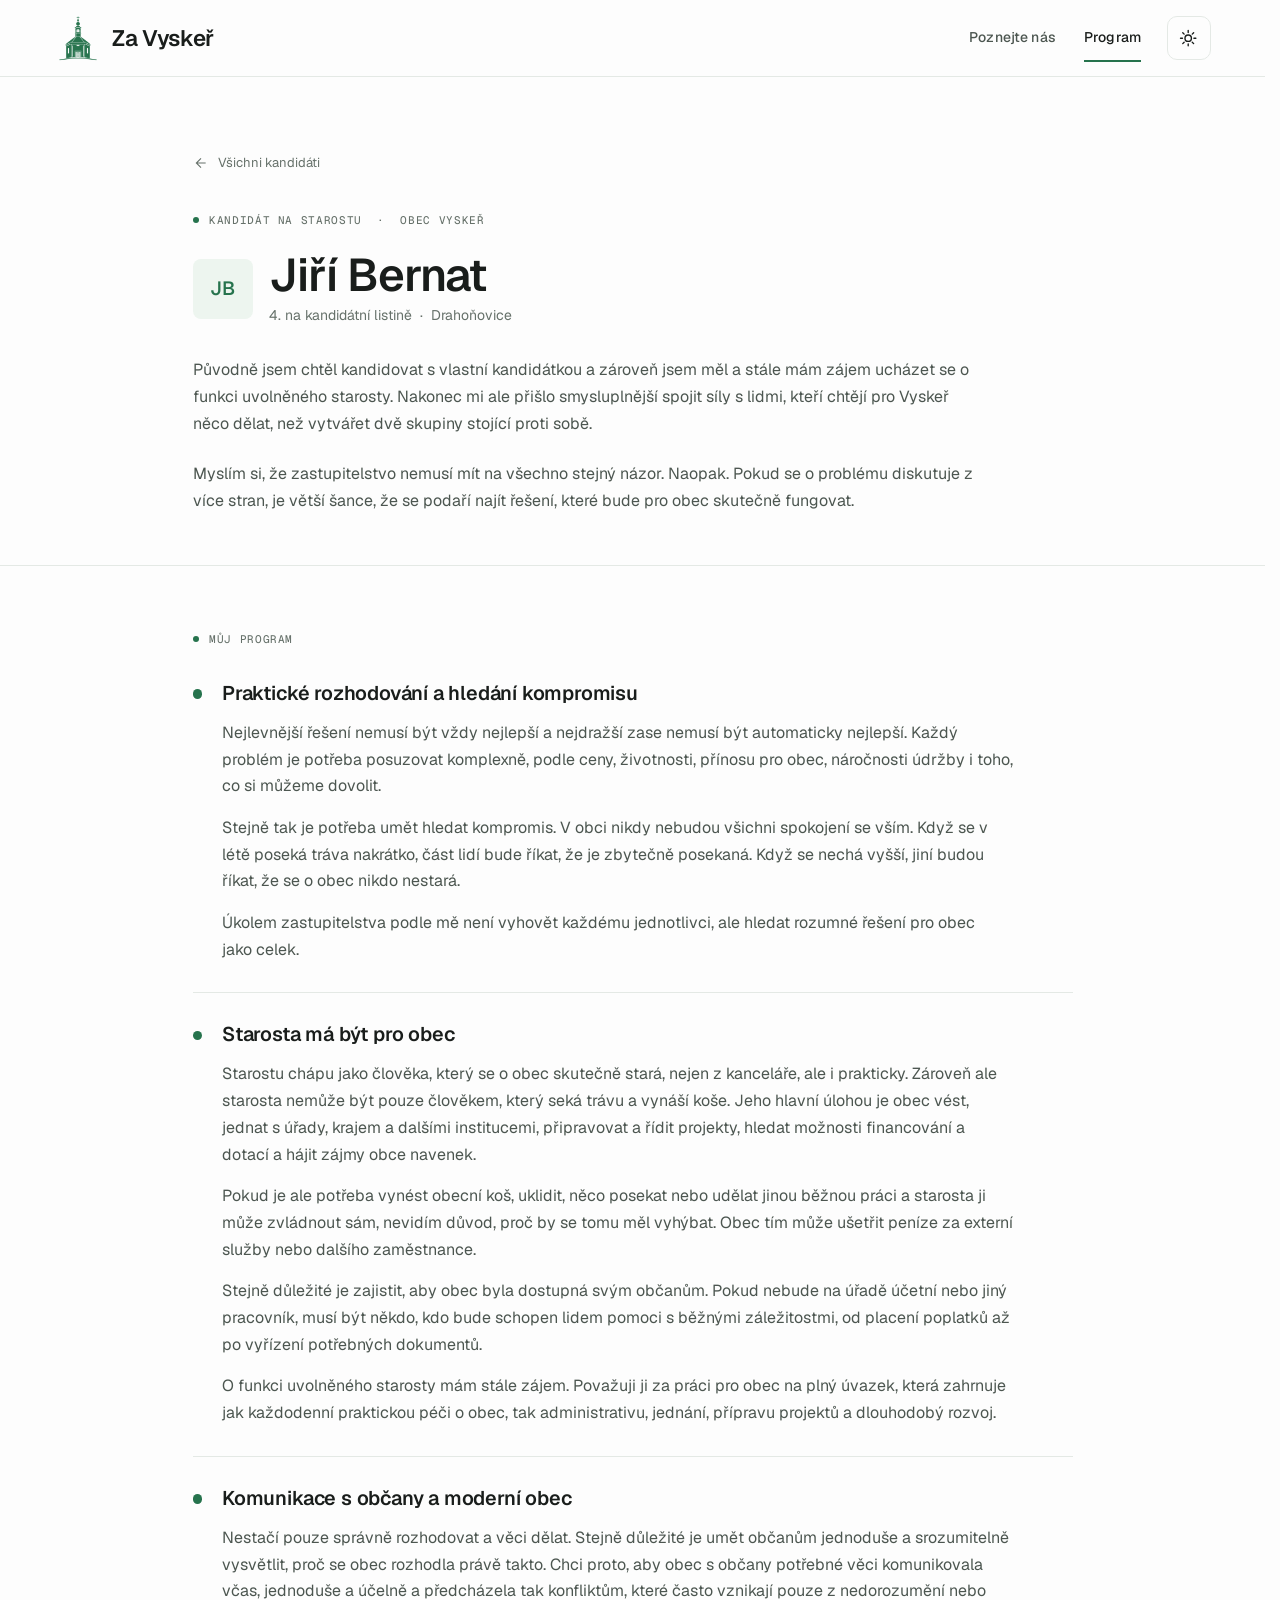
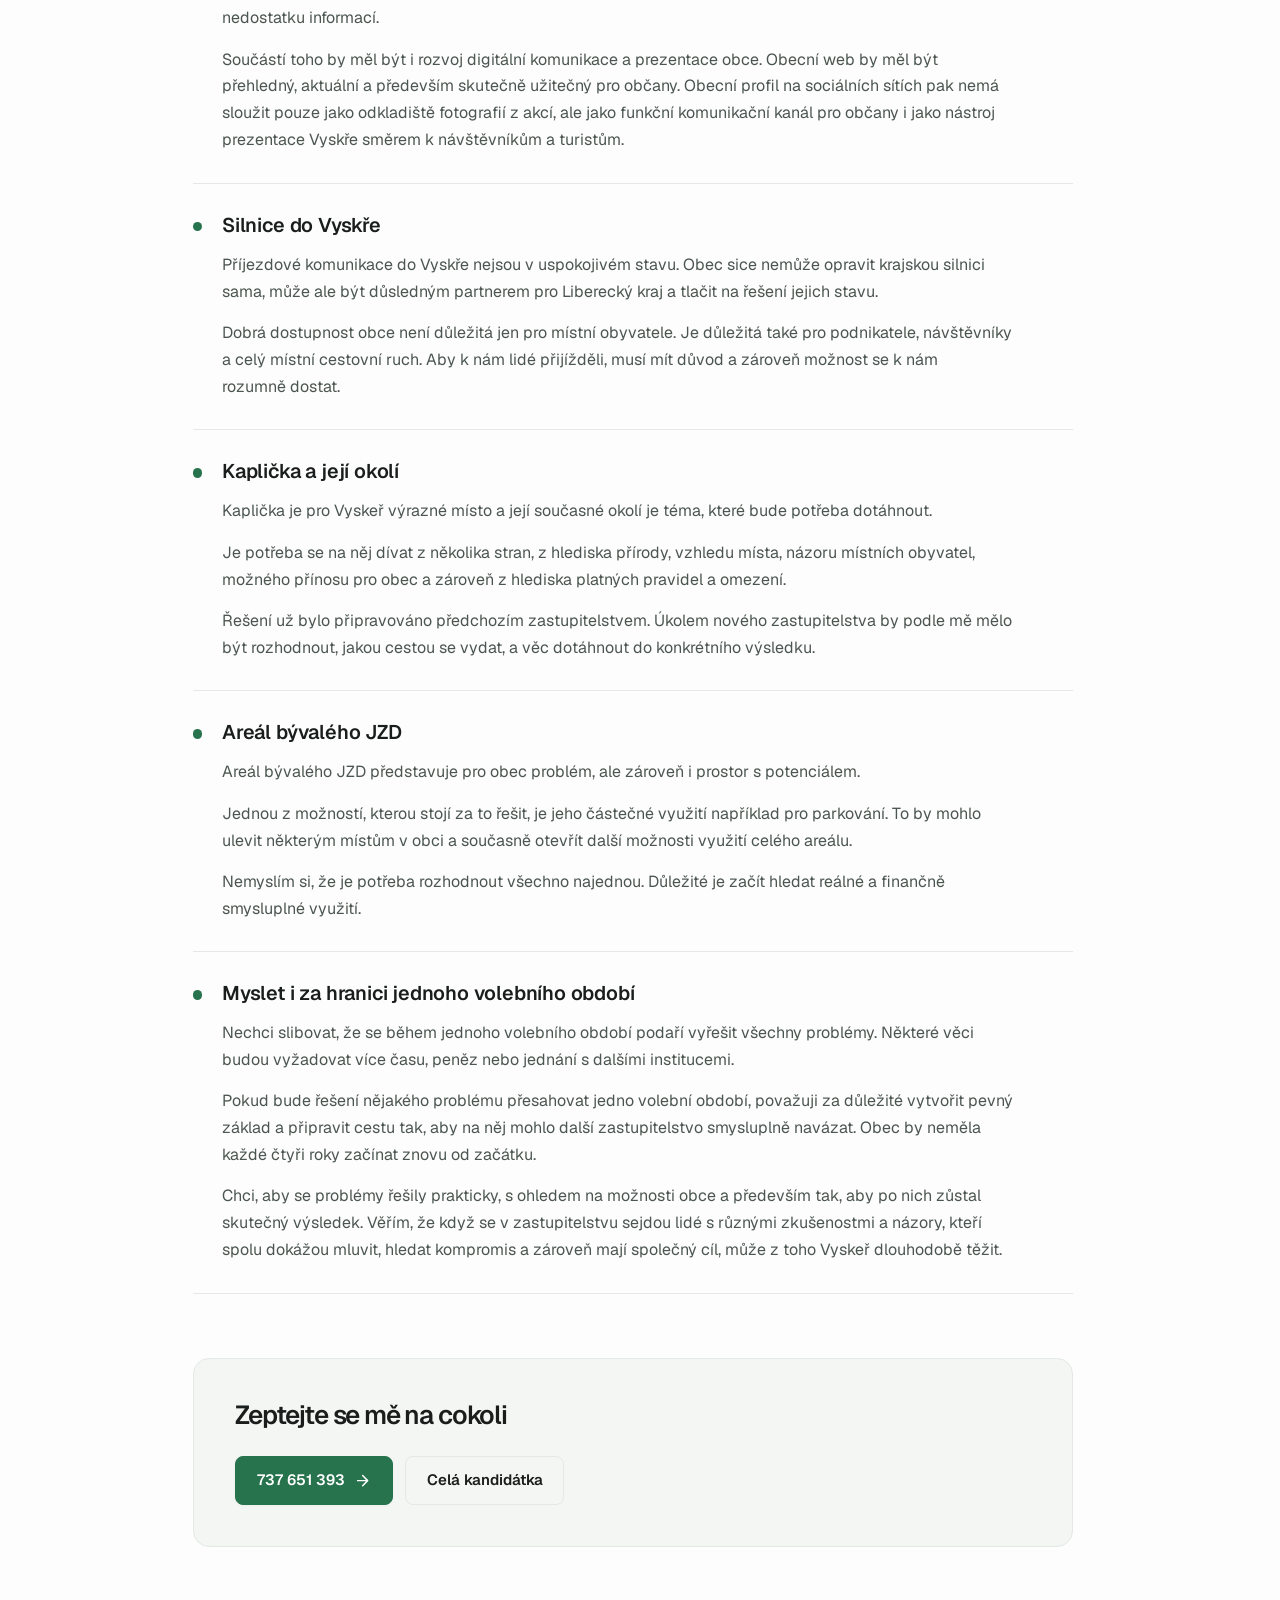
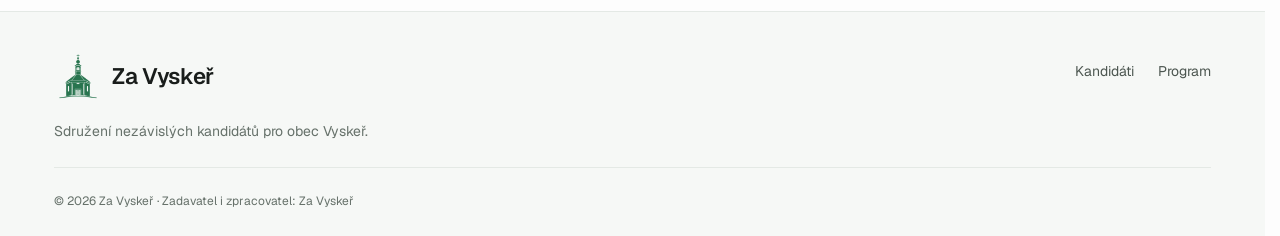
<file: program/jiri-bernat/index.html>
<!DOCTYPE html>
<html lang="cs" data-theme="auto">
<head>
<meta charset="utf-8">
<meta name="viewport" content="width=device-width, initial-scale=1">
<title>Program - Jiří Bernat | Za Vyskeř</title>

<meta name="description" content="Program Jiřího Bernata, kandidáta na starostu obce Vyskeř. Praktické rozhodování a kompromis, role starosty, komunikace s občany, silnice do Vyskře, kaplička, areál bývalého JZD a plánování za hranici volebního období.">
<meta name="author" content="Za Vyskeř">
<meta name="theme-color" content="#fdfdfd" media="(prefers-color-scheme: light)">
<meta name="theme-color" content="#121513" media="(prefers-color-scheme: dark)">
<link rel="canonical" href="https://zavysker.cz/program/jiri-bernat/">

<!-- Open Graph / sociální sítě -->
<meta property="og:type" content="article">
<meta property="og:locale" content="cs_CZ">
<meta property="og:site_name" content="Za Vyskeř">
<meta property="og:title" content="Program - Jiří Bernat">
<meta property="og:description" content="Kandidát na starostu obce Vyskeř. Praktická rozhodnutí, hledání kompromisu a řešení, po kterých zůstane výsledek.">
<meta property="og:url" content="https://zavysker.cz/program/jiri-bernat/">
<meta property="og:image" content="https://zavysker.cz/assets/img/og-image.png">
<meta name="twitter:card" content="summary_large_image">

<link rel="icon" href="/assets/img/chapel-cutout.png?v=20261001" type="image/png">
<link rel="apple-touch-icon" href="/assets/img/chapel-cutout.png?v=20261001">
<link rel="preload" href="/assets/fonts/geist.woff2" as="font" type="font/woff2" crossorigin>
<link rel="stylesheet" href="/assets/css/style.css?v=20261007-3">

<!-- Nastaví motiv ještě před vykreslením, aby stránka neproblikla -->
<script>
  (() => {
    const saved = localStorage.getItem('zv-theme');
    if (saved === 'light' || saved === 'dark') {
      document.documentElement.dataset.theme = saved;
    }
  })();
</script>
</head>

<body>
<a class="skip-link" href="#body-programu">Přeskočit na program</a>

<header class="site-header" id="top">
  <div class="shell site-header__inner">
    <a class="brand" href="/" aria-label="Za Vyskeř - domů">
      <span class="brand__mark" aria-hidden="true"></span>
      <span class="brand__text">Za&nbsp;Vyskeř</span>
    </a>

    <nav class="nav" id="nav" aria-label="Hlavní navigace">
      <a href="/#kandidati">Poznejte nás</a>
      <a href="/program/" aria-current="location">Program</a>
    </nav>

    <div class="header-tools">
      <button class="icon-btn" id="theme-toggle" type="button"
              aria-label="Přepnout světlý/tmavý režim">
        <svg class="icon-sun" viewBox="0 0 24 24" aria-hidden="true" focusable="false">
          <circle cx="12" cy="12" r="4.2"/>
          <path d="M12 2v2.5M12 19.5V22M2 12h2.5M19.5 12H22M4.9 4.9l1.8 1.8M17.3 17.3l1.8 1.8M19.1 4.9l-1.8 1.8M6.7 17.3l-1.8 1.8"/>
        </svg>
        <svg class="icon-moon" viewBox="0 0 24 24" aria-hidden="true" focusable="false">
          <path d="M20 14.2A8.2 8.2 0 0 1 9.8 4a8.4 8.4 0 1 0 10.2 10.2Z"/>
        </svg>
      </button>

      <button class="icon-btn nav-toggle" id="nav-toggle" type="button"
              aria-expanded="false" aria-controls="nav" aria-label="Otevřít menu">
        <span class="nav-toggle__bars" aria-hidden="true"><i></i><i></i><i></i></span>
      </button>
    </div>
  </div>
</header>

<main>

  <!-- ══════════════════ ÚVOD ══════════════════ -->
  <section class="page-hero">
    <div class="shell">
      <a class="page-hero__back" href="/#kandidati">
        <svg viewBox="0 0 24 24" aria-hidden="true" focusable="false"><path d="m12 5-7 7 7 7M5 12h14"/></svg>
        Všichni kandidáti
      </a>
      <p class="eyebrow">
        <span class="eyebrow__dot" aria-hidden="true"></span>
        Kandidát na starostu &nbsp;·&nbsp; Obec Vyskeř
      </p>

      <div class="page-hero__who">
        <span class="candidate__avatar" data-initials="JB"></span>
        <div>
          <h1 class="page-hero__name">Jiří Bernat</h1>
          <p class="page-hero__role">4. na kandidátní listině &nbsp;·&nbsp; Drahoňovice</p>
        </div>
      </div>

      <p class="page-hero__lead">
        Původně jsem chtěl kandidovat s vlastní kandidátkou a zároveň jsem měl a stále
        mám zájem ucházet se o funkci uvolněného starosty. Nakonec mi ale přišlo
        smysluplnější spojit síly s lidmi, kteří chtějí pro Vyskeř něco dělat, než
        vytvářet dvě skupiny stojící proti sobě.
      </p>

      <p class="page-hero__lead">
        Myslím si, že zastupitelstvo nemusí mít na všechno stejný názor. Naopak. Pokud
        se o problému diskutuje z více stran, je větší šance, že se podaří najít řešení,
        které bude pro obec skutečně fungovat.
      </p>

    </div>
  </section>

  <!-- ══════════════════ PRIORITY ══════════════════ -->
  <section class="section" id="body-programu">
    <div class="shell">

      <header class="section__head">
        <p class="eyebrow"><span class="eyebrow__dot" aria-hidden="true"></span>Můj program</p>
      </header>

      <ul class="program">

        <li class="program__item">
          <span class="program__mark" aria-hidden="true"></span>
          <h3 class="program__title">Praktické rozhodování a hledání kompromisu</h3>
          <p class="program__text">
            Nejlevnější řešení nemusí být vždy nejlepší a nejdražší zase nemusí být
            automaticky nejlepší. Každý problém je potřeba posuzovat komplexně, podle
            ceny, životnosti, přínosu pro obec, náročnosti údržby i toho, co si můžeme
            dovolit.
          </p>
          <p class="program__text">
            Stejně tak je potřeba umět hledat kompromis. V obci nikdy nebudou všichni
            spokojení se vším. Když se v létě poseká tráva nakrátko, část lidí bude
            říkat, že je zbytečně posekaná. Když se nechá vyšší, jiní budou říkat, že se
            o obec nikdo nestará.
          </p>
          <p class="program__text">
            Úkolem zastupitelstva podle mě není vyhovět každému jednotlivci, ale hledat
            rozumné řešení pro obec jako celek.
          </p>
        </li>

        <li class="program__item">
          <span class="program__mark" aria-hidden="true"></span>
          <h3 class="program__title">Starosta má být pro obec</h3>
          <p class="program__text">
            Starostu chápu jako člověka, který se o obec skutečně stará, nejen
            z kanceláře, ale i prakticky. Zároveň ale starosta nemůže být pouze
            člověkem, který seká trávu a vynáší koše. Jeho hlavní úlohou je obec vést,
            jednat s úřady, krajem a dalšími institucemi, připravovat a řídit projekty,
            hledat možnosti financování a dotací a hájit zájmy obce navenek.
          </p>
          <p class="program__text">
            Pokud je ale potřeba vynést obecní koš, uklidit, něco posekat nebo udělat
            jinou běžnou práci a starosta ji může zvládnout sám, nevidím důvod, proč by
            se tomu měl vyhýbat. Obec tím může ušetřit peníze za externí služby nebo
            dalšího zaměstnance.
          </p>
          <p class="program__text">
            Stejně důležité je zajistit, aby obec byla dostupná svým občanům. Pokud
            nebude na úřadě účetní nebo jiný pracovník, musí být někdo, kdo bude schopen
            lidem pomoci s běžnými záležitostmi, od placení poplatků až po vyřízení
            potřebných dokumentů.
          </p>
          <p class="program__text">
            O funkci uvolněného starosty mám stále zájem. Považuji ji za práci pro obec
            na plný úvazek, která zahrnuje jak každodenní praktickou péči o obec, tak
            administrativu, jednání, přípravu projektů a dlouhodobý rozvoj.
          </p>
        </li>

        <li class="program__item">
          <span class="program__mark" aria-hidden="true"></span>
          <h3 class="program__title">Komunikace s občany a moderní obec</h3>
          <p class="program__text">
            Nestačí pouze správně rozhodovat a věci dělat. Stejně důležité je umět
            občanům jednoduše a srozumitelně vysvětlit, proč se obec rozhodla právě
            takto. Chci proto, aby obec s občany potřebné věci komunikovala včas,
            jednoduše a účelně a předcházela tak konfliktům, které často vznikají pouze
            z nedorozumění nebo nedostatku informací.
          </p>
          <p class="program__text">
            Součástí toho by měl být i rozvoj digitální komunikace a prezentace obce.
            Obecní web by měl být přehledný, aktuální a především skutečně užitečný pro
            občany. Obecní profil na sociálních sítích pak nemá sloužit pouze jako
            odkladiště fotografií z akcí, ale jako funkční komunikační kanál pro občany
            i jako nástroj prezentace Vyskře směrem k návštěvníkům a turistům.
          </p>
        </li>

        <li class="program__item">
          <span class="program__mark" aria-hidden="true"></span>
          <h3 class="program__title">Silnice do Vyskře</h3>
          <p class="program__text">
            Příjezdové komunikace do Vyskře nejsou v uspokojivém stavu. Obec sice nemůže
            opravit krajskou silnici sama, může ale být důsledným partnerem pro
            Liberecký kraj a tlačit na řešení jejich stavu.
          </p>
          <p class="program__text">
            Dobrá dostupnost obce není důležitá jen pro místní obyvatele. Je důležitá
            také pro podnikatele, návštěvníky a celý místní cestovní ruch. Aby k nám
            lidé přijížděli, musí mít důvod a zároveň možnost se k nám rozumně dostat.
          </p>
        </li>

        <li class="program__item">
          <span class="program__mark" aria-hidden="true"></span>
          <h3 class="program__title">Kaplička a její okolí</h3>
          <p class="program__text">
            Kaplička je pro Vyskeř výrazné místo a její současné okolí je téma, které
            bude potřeba dotáhnout.
          </p>
          <p class="program__text">
            Je potřeba se na něj dívat z několika stran, z hlediska přírody, vzhledu
            místa, názoru místních obyvatel, možného přínosu pro obec a zároveň
            z hlediska platných pravidel a omezení.
          </p>
          <p class="program__text">
            Řešení už bylo připravováno předchozím zastupitelstvem. Úkolem nového
            zastupitelstva by podle mě mělo být rozhodnout, jakou cestou se vydat,
            a věc dotáhnout do konkrétního výsledku.
          </p>
        </li>

        <li class="program__item">
          <span class="program__mark" aria-hidden="true"></span>
          <h3 class="program__title">Areál bývalého JZD</h3>
          <p class="program__text">
            Areál bývalého JZD představuje pro obec problém, ale zároveň i prostor
            s potenciálem.
          </p>
          <p class="program__text">
            Jednou z možností, kterou stojí za to řešit, je jeho částečné využití
            například pro parkování. To by mohlo ulevit některým místům v obci
            a současně otevřít další možnosti využití celého areálu.
          </p>
          <p class="program__text">
            Nemyslím si, že je potřeba rozhodnout všechno najednou. Důležité je začít
            hledat reálné a finančně smysluplné využití.
          </p>
        </li>

        <li class="program__item">
          <span class="program__mark" aria-hidden="true"></span>
          <h3 class="program__title">Myslet i za hranici jednoho volebního období</h3>
          <p class="program__text">
            Nechci slibovat, že se během jednoho volebního období podaří vyřešit všechny
            problémy. Některé věci budou vyžadovat více času, peněz nebo jednání
            s dalšími institucemi.
          </p>
          <p class="program__text">
            Pokud bude řešení nějakého problému přesahovat jedno volební období,
            považuji za důležité vytvořit pevný základ a připravit cestu tak, aby na něj
            mohlo další zastupitelstvo smysluplně navázat. Obec by neměla každé čtyři
            roky začínat znovu od začátku.
          </p>
          <p class="program__text">
            Chci, aby se problémy řešily prakticky, s ohledem na možnosti obce
            a především tak, aby po nich zůstal skutečný výsledek. Věřím, že když se
            v zastupitelstvu sejdou lidé s různými zkušenostmi a názory, kteří spolu
            dokážou mluvit, hledat kompromis a zároveň mají společný cíl, může z toho
            Vyskeř dlouhodobě těžit.
          </p>
        </li>

      </ul>

    </div>
  </section>

  <!-- ══════════════════ ZÁVĚR ══════════════════ -->
  <section class="section" style="padding-top: 0">
    <div class="shell">
      <div class="closing">
        <h2 class="closing__title">Zeptejte se mě na cokoli</h2>
        <div class="closing__actions">
          <a class="btn btn--primary btn--lg" href="tel:+420737651393">
            737 651 393
            <svg viewBox="0 0 24 24" aria-hidden="true" focusable="false" class="btn__arrow">
              <path d="M5 12h13M12 5l7 7-7 7"/>
            </svg>
          </a>
          <a class="btn btn--ghost btn--lg" href="/#kandidati">
            Celá kandidátka
          </a>
        </div>
      </div>
    </div>
  </section>

</main>

<footer class="site-footer">
  <div class="shell site-footer__inner">
    <div>
      <a class="brand brand--footer" href="/">
        <span class="brand__mark" aria-hidden="true"></span>
        <span class="brand__text">Za&nbsp;Vyskeř</span>
      </a>
      <p class="site-footer__note">Sdružení nezávislých kandidátů pro obec Vyskeř.</p>
    </div>

    <nav class="site-footer__nav" aria-label="Patička">
      <a href="/#kandidati">Kandidáti</a>
      <a href="/program/">Program</a>
    </nav>

    <p class="site-footer__legal">
      © <span id="year">2026</span> Za Vyskeř · Zadavatel i zpracovatel: Za Vyskeř
    </p>
  </div>
</footer>

<script src="/assets/js/main.js" defer></script>
</body>
</html>
</file>
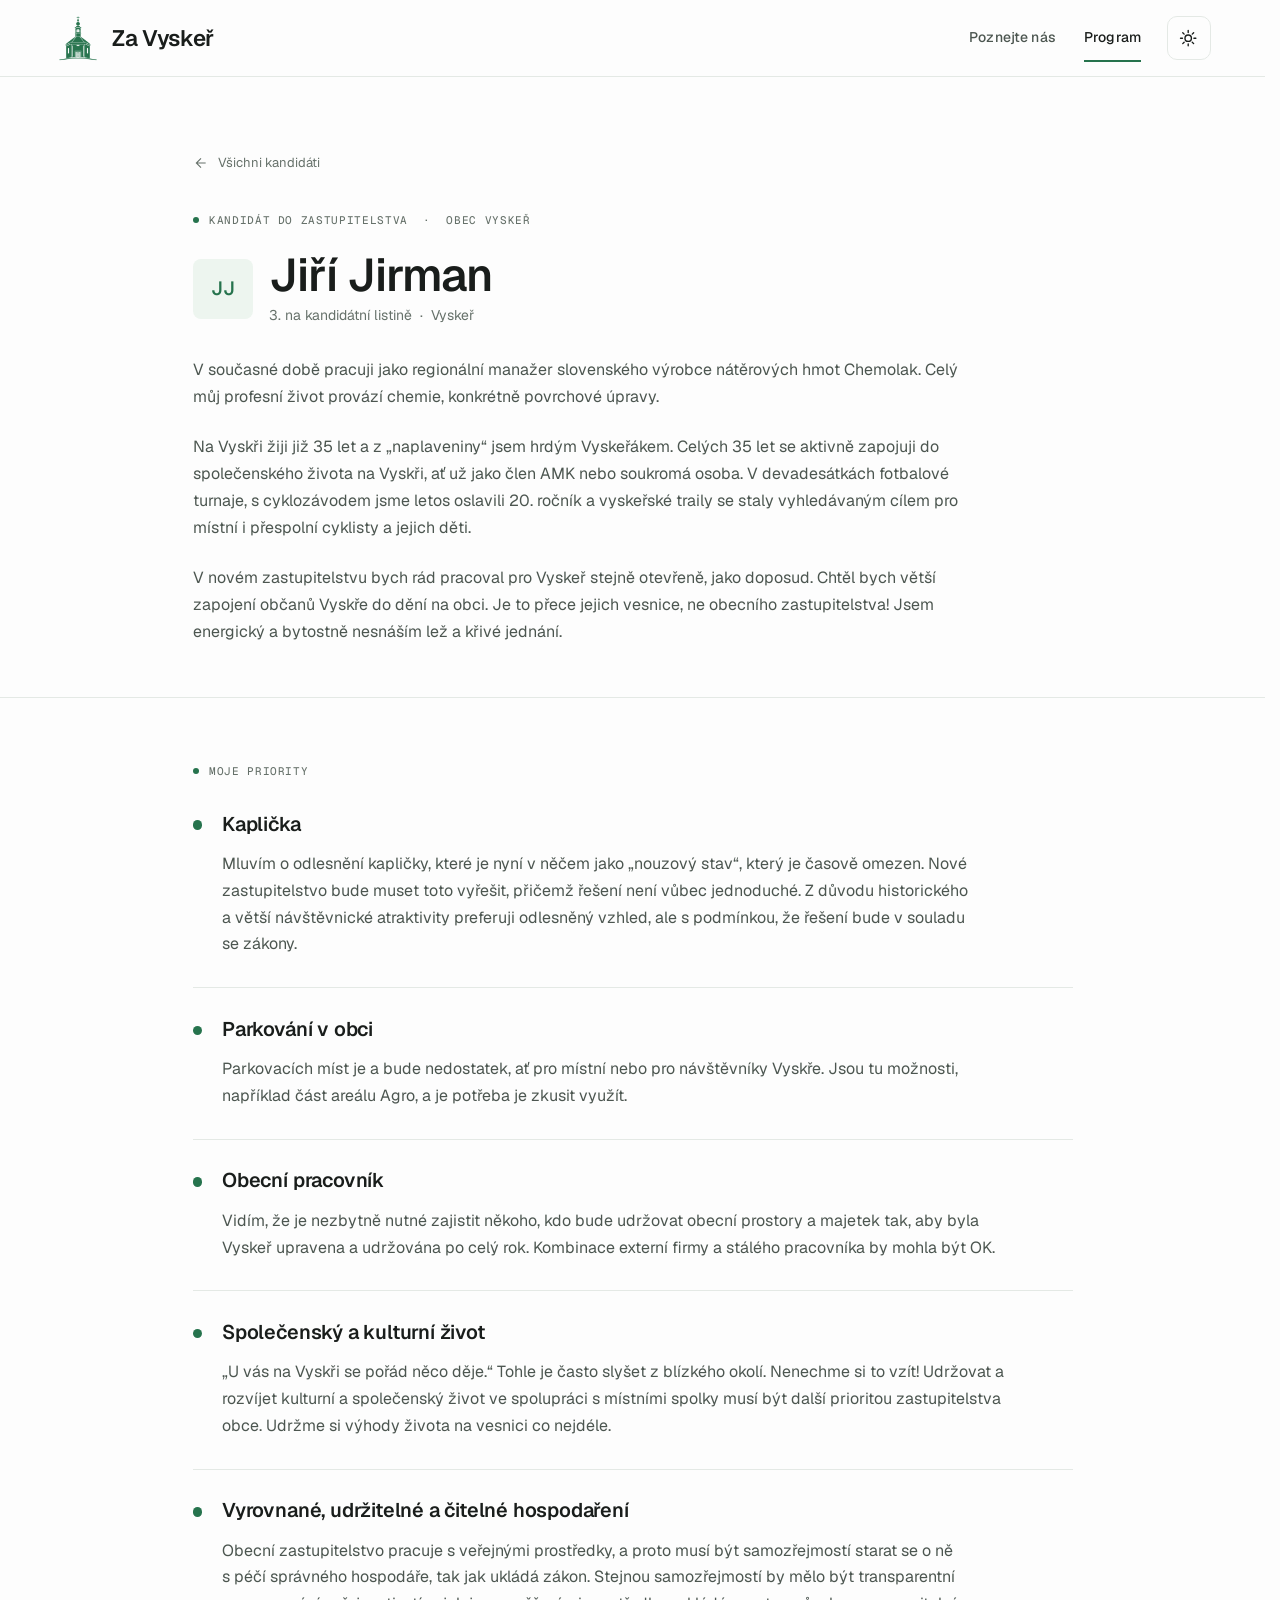
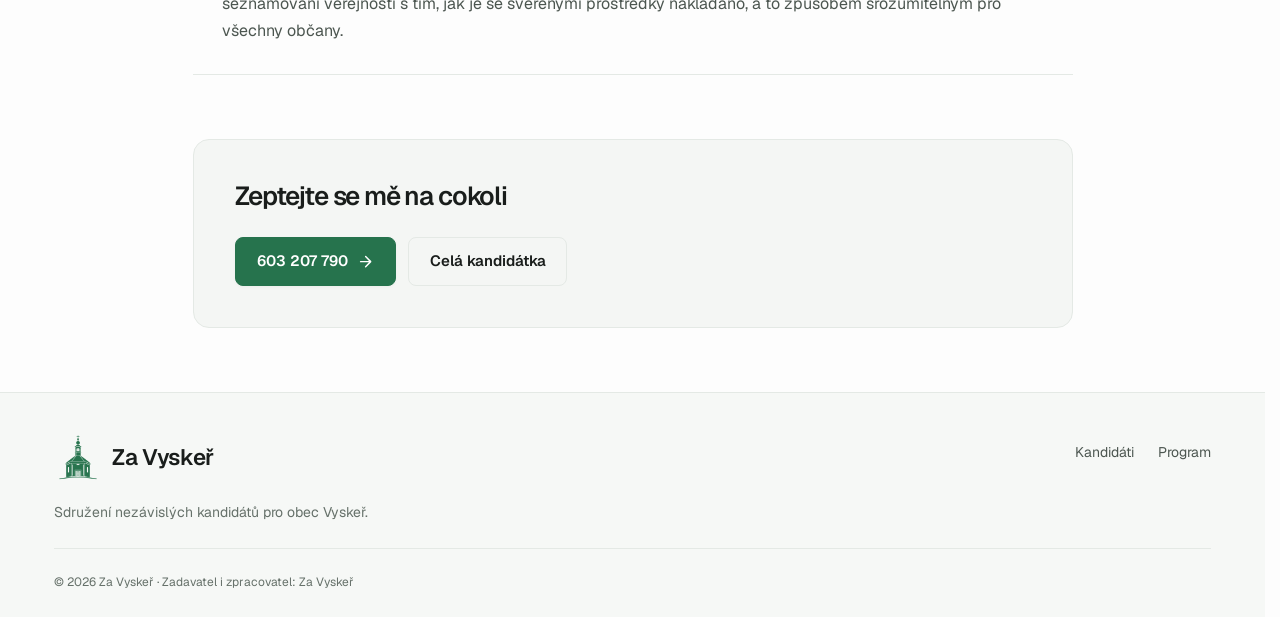
<file: program/jiri-jirman/index.html>
<!DOCTYPE html>
<html lang="cs" data-theme="auto">
<head>
<meta charset="utf-8">
<meta name="viewport" content="width=device-width, initial-scale=1">
<title>Program - Jiří Jirman | Za Vyskeř</title>

<meta name="description" content="Priority Jiřího Jirmana, kandidáta do zastupitelstva obce Vyskeř. Kaplička, parkování v obci, obecní pracovník, společenský a kulturní život, vyrovnané a čitelné hospodaření.">
<meta name="author" content="Za Vyskeř">
<meta name="theme-color" content="#fdfdfd" media="(prefers-color-scheme: light)">
<meta name="theme-color" content="#121513" media="(prefers-color-scheme: dark)">
<link rel="canonical" href="https://zavysker.cz/program/jiri-jirman/">

<!-- Open Graph / sociální sítě -->
<meta property="og:type" content="article">
<meta property="og:locale" content="cs_CZ">
<meta property="og:site_name" content="Za Vyskeř">
<meta property="og:title" content="Program - Jiří Jirman">
<meta property="og:description" content="Kandidát do zastupitelstva obce Vyskeř. Otevřená práce pro obec a větší zapojení občanů do dění na obci.">
<meta property="og:url" content="https://zavysker.cz/program/jiri-jirman/">
<meta property="og:image" content="https://zavysker.cz/assets/img/og-image.png">
<meta name="twitter:card" content="summary_large_image">

<link rel="icon" href="/assets/img/chapel-cutout.png?v=20261001" type="image/png">
<link rel="apple-touch-icon" href="/assets/img/chapel-cutout.png?v=20261001">
<link rel="preload" href="/assets/fonts/geist.woff2" as="font" type="font/woff2" crossorigin>
<link rel="stylesheet" href="/assets/css/style.css?v=20261007-3">

<!-- Nastaví motiv ještě před vykreslením, aby stránka neproblikla -->
<script>
  (() => {
    const saved = localStorage.getItem('zv-theme');
    if (saved === 'light' || saved === 'dark') {
      document.documentElement.dataset.theme = saved;
    }
  })();
</script>
</head>

<body>
<a class="skip-link" href="#body-programu">Přeskočit na program</a>

<header class="site-header" id="top">
  <div class="shell site-header__inner">
    <a class="brand" href="/" aria-label="Za Vyskeř - domů">
      <span class="brand__mark" aria-hidden="true"></span>
      <span class="brand__text">Za&nbsp;Vyskeř</span>
    </a>

    <nav class="nav" id="nav" aria-label="Hlavní navigace">
      <a href="/#kandidati">Poznejte nás</a>
      <a href="/program/" aria-current="location">Program</a>
    </nav>

    <div class="header-tools">
      <button class="icon-btn" id="theme-toggle" type="button"
              aria-label="Přepnout světlý/tmavý režim">
        <svg class="icon-sun" viewBox="0 0 24 24" aria-hidden="true" focusable="false">
          <circle cx="12" cy="12" r="4.2"/>
          <path d="M12 2v2.5M12 19.5V22M2 12h2.5M19.5 12H22M4.9 4.9l1.8 1.8M17.3 17.3l1.8 1.8M19.1 4.9l-1.8 1.8M6.7 17.3l-1.8 1.8"/>
        </svg>
        <svg class="icon-moon" viewBox="0 0 24 24" aria-hidden="true" focusable="false">
          <path d="M20 14.2A8.2 8.2 0 0 1 9.8 4a8.4 8.4 0 1 0 10.2 10.2Z"/>
        </svg>
      </button>

      <button class="icon-btn nav-toggle" id="nav-toggle" type="button"
              aria-expanded="false" aria-controls="nav" aria-label="Otevřít menu">
        <span class="nav-toggle__bars" aria-hidden="true"><i></i><i></i><i></i></span>
      </button>
    </div>
  </div>
</header>

<main>

  <!-- ══════════════════ ÚVOD ══════════════════ -->
  <section class="page-hero">
    <div class="shell">
      <a class="page-hero__back" href="/#kandidati">
        <svg viewBox="0 0 24 24" aria-hidden="true" focusable="false"><path d="m12 5-7 7 7 7M5 12h14"/></svg>
        Všichni kandidáti
      </a>
      <p class="eyebrow">
        <span class="eyebrow__dot" aria-hidden="true"></span>
        Kandidát do zastupitelstva &nbsp;·&nbsp; Obec Vyskeř
      </p>

      <div class="page-hero__who">
        <span class="candidate__avatar" data-initials="JJ"></span>
        <div>
          <h1 class="page-hero__name">Jiří Jirman</h1>
          <p class="page-hero__role">3. na kandidátní listině &nbsp;·&nbsp; Vyskeř</p>
        </div>
      </div>

      <p class="page-hero__lead">
        V současné době pracuji jako regionální manažer slovenského výrobce nátěrových
        hmot Chemolak. Celý můj profesní život provází chemie, konkrétně povrchové
        úpravy.
      </p>

      <p class="page-hero__lead">
        Na Vyskři žiji již 35 let a z „naplaveniny“ jsem hrdým Vyskeřákem. Celých 35 let
        se aktivně zapojuji do společenského života na Vyskři, ať už jako člen AMK nebo
        soukromá osoba. V devadesátkách fotbalové turnaje, s cyklozávodem jsme letos
        oslavili 20. ročník a vyskeřské traily se staly vyhledávaným cílem pro místní
        i přespolní cyklisty a jejich děti.
      </p>

      <p class="page-hero__lead">
        V novém zastupitelstvu bych rád pracoval pro Vyskeř stejně otevřeně, jako
        doposud. Chtěl bych větší zapojení občanů Vyskře do dění na obci. Je to přece
        jejich vesnice, ne obecního zastupitelstva! Jsem energický a bytostně nesnáším
        lež a křivé jednání.
      </p>
    </div>
  </section>

  <!-- ══════════════════ PRIORITY ══════════════════ -->
  <section class="section" id="body-programu">
    <div class="shell">

      <header class="section__head">
        <p class="eyebrow"><span class="eyebrow__dot" aria-hidden="true"></span>Moje priority</p>
      </header>

      <ul class="program">

        <li class="program__item">
          <span class="program__mark" aria-hidden="true"></span>
          <h3 class="program__title">Kaplička</h3>
          <p class="program__text">
            Mluvím o odlesnění kapličky, které je nyní v něčem jako „nouzový stav“,
            který je časově omezen. Nové zastupitelstvo bude muset toto vyřešit,
            přičemž řešení není vůbec jednoduché. Z důvodu historického a větší
            návštěvnické atraktivity preferuji odlesněný vzhled, ale s podmínkou, že
            řešení bude v souladu se zákony.
          </p>
        </li>

        <li class="program__item">
          <span class="program__mark" aria-hidden="true"></span>
          <h3 class="program__title">Parkování v obci</h3>
          <p class="program__text">
            Parkovacích míst je a bude nedostatek, ať pro místní nebo pro návštěvníky
            Vyskře. Jsou tu možnosti, například část areálu Agro, a je potřeba je zkusit
            využít.
          </p>
        </li>

        <li class="program__item">
          <span class="program__mark" aria-hidden="true"></span>
          <h3 class="program__title">Obecní pracovník</h3>
          <p class="program__text">
            Vidím, že je nezbytně nutné zajistit někoho, kdo bude udržovat obecní
            prostory a majetek tak, aby byla Vyskeř upravena a udržována po celý rok.
            Kombinace externí firmy a stálého pracovníka by mohla být OK.
          </p>
        </li>

        <li class="program__item">
          <span class="program__mark" aria-hidden="true"></span>
          <h3 class="program__title">Společenský a kulturní život</h3>
          <p class="program__text">
            „U vás na Vyskři se pořád něco děje.“ Tohle je často slyšet z blízkého
            okolí. Nenechme si to vzít! Udržovat a rozvíjet kulturní a společenský život
            ve spolupráci s místními spolky musí být další prioritou zastupitelstva
            obce. Udržme si výhody života na vesnici co nejdéle.
          </p>
        </li>

        <li class="program__item">
          <span class="program__mark" aria-hidden="true"></span>
          <h3 class="program__title">Vyrovnané, udržitelné a čitelné hospodaření</h3>
          <p class="program__text">
            Obecní zastupitelstvo pracuje s veřejnými prostředky, a proto musí být
            samozřejmostí starat se o ně s péčí správného hospodáře, tak jak ukládá
            zákon. Stejnou samozřejmostí by mělo být transparentní seznamování
            veřejnosti s tím, jak je se svěřenými prostředky nakládáno, a to způsobem
            srozumitelným pro všechny občany.
          </p>
        </li>

      </ul>

    </div>
  </section>

  <!-- ══════════════════ ZÁVĚR ══════════════════ -->
  <section class="section" style="padding-top: 0">
    <div class="shell">
      <div class="closing">
        <h2 class="closing__title">Zeptejte se mě na cokoli</h2>
        <div class="closing__actions">
          <a class="btn btn--primary btn--lg" href="tel:+420603207790">
            603 207 790
            <svg viewBox="0 0 24 24" aria-hidden="true" focusable="false" class="btn__arrow">
              <path d="M5 12h13M12 5l7 7-7 7"/>
            </svg>
          </a>
          <a class="btn btn--ghost btn--lg" href="/#kandidati">
            Celá kandidátka
          </a>
        </div>
      </div>
    </div>
  </section>

</main>

<footer class="site-footer">
  <div class="shell site-footer__inner">
    <div>
      <a class="brand brand--footer" href="/">
        <span class="brand__mark" aria-hidden="true"></span>
        <span class="brand__text">Za&nbsp;Vyskeř</span>
      </a>
      <p class="site-footer__note">Sdružení nezávislých kandidátů pro obec Vyskeř.</p>
    </div>

    <nav class="site-footer__nav" aria-label="Patička">
      <a href="/#kandidati">Kandidáti</a>
      <a href="/program/">Program</a>
    </nav>

    <p class="site-footer__legal">
      © <span id="year">2026</span> Za Vyskeř · Zadavatel i zpracovatel: Za Vyskeř
    </p>
  </div>
</footer>

<script src="/assets/js/main.js" defer></script>
</body>
</html>
</file>
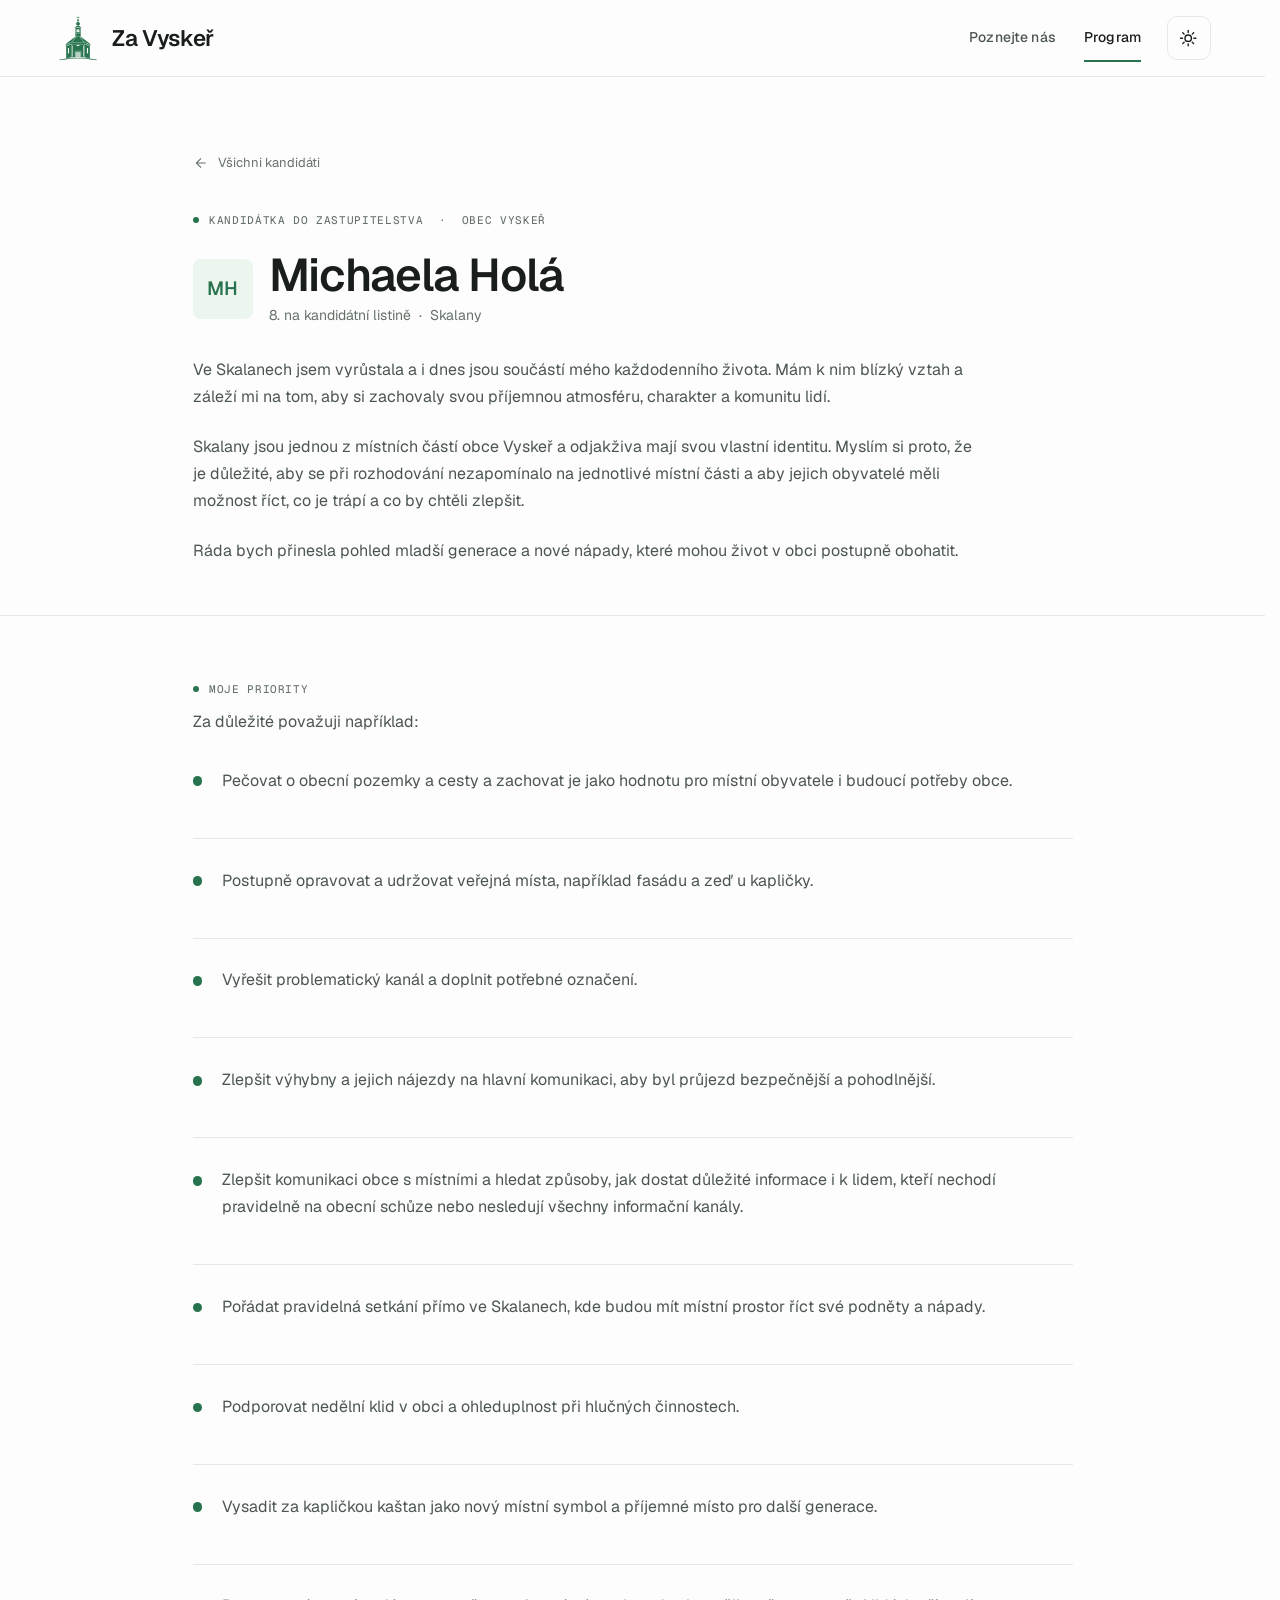
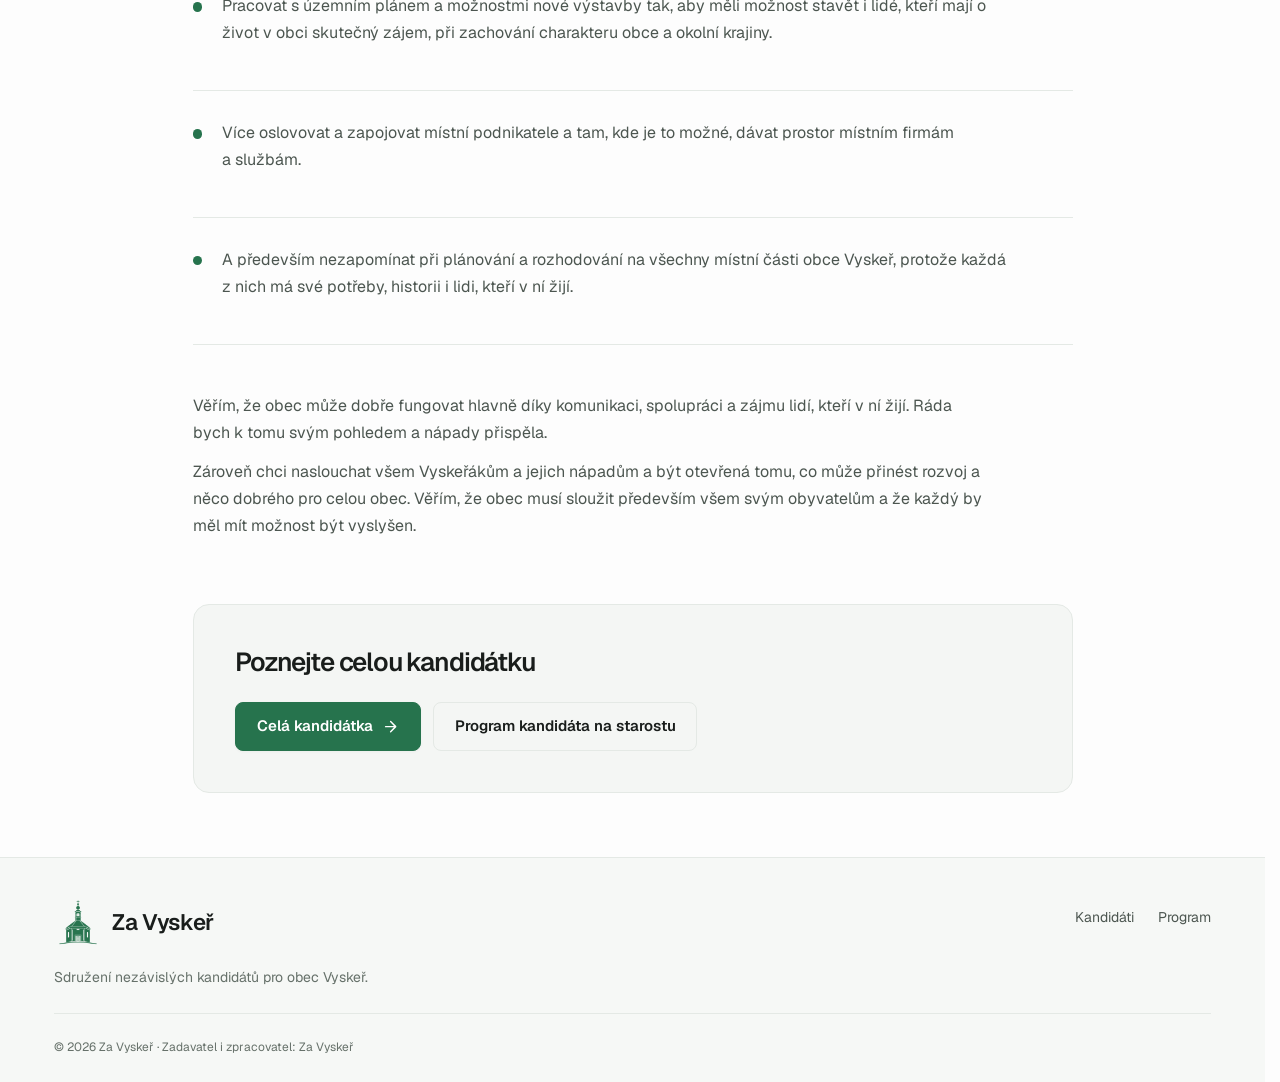
<file: program/michaela-hola/index.html>
<!DOCTYPE html>
<html lang="cs" data-theme="auto">
<head>
<meta charset="utf-8">
<meta name="viewport" content="width=device-width, initial-scale=1">
<title>Program - Michaela Holá | Za Vyskeř</title>

<meta name="description" content="Priority Michaely Holé, kandidátky do zastupitelstva obce Vyskeř. Péče o obecní pozemky a cesty, údržba veřejných míst, bezpečnější průjezd Skalany, lepší komunikace obce s místními a ohled na všechny místní části obce.">
<meta name="author" content="Za Vyskeř">
<meta name="theme-color" content="#fdfdfd" media="(prefers-color-scheme: light)">
<meta name="theme-color" content="#121513" media="(prefers-color-scheme: dark)">
<link rel="canonical" href="https://zavysker.cz/program/michaela-hola/">

<!-- Open Graph / sociální sítě -->
<meta property="og:type" content="article">
<meta property="og:locale" content="cs_CZ">
<meta property="og:site_name" content="Za Vyskeř">
<meta property="og:title" content="Program - Michaela Holá">
<meta property="og:description" content="Kandidátka do zastupitelstva obce Vyskeř ze Skalan. Aby se při rozhodování nezapomínalo na jednotlivé místní části obce.">
<meta property="og:url" content="https://zavysker.cz/program/michaela-hola/">
<meta property="og:image" content="https://zavysker.cz/assets/img/og-image.png">
<meta name="twitter:card" content="summary_large_image">

<link rel="icon" href="/assets/img/chapel-cutout.png?v=20261001" type="image/png">
<link rel="apple-touch-icon" href="/assets/img/chapel-cutout.png?v=20261001">
<link rel="preload" href="/assets/fonts/geist.woff2" as="font" type="font/woff2" crossorigin>
<link rel="stylesheet" href="/assets/css/style.css?v=20261007-3">

<!-- Nastaví motiv ještě před vykreslením, aby stránka neproblikla -->
<script>
  (() => {
    const saved = localStorage.getItem('zv-theme');
    if (saved === 'light' || saved === 'dark') {
      document.documentElement.dataset.theme = saved;
    }
  })();
</script>
</head>

<body>
<a class="skip-link" href="#body-programu">Přeskočit na program</a>

<header class="site-header" id="top">
  <div class="shell site-header__inner">
    <a class="brand" href="/" aria-label="Za Vyskeř - domů">
      <span class="brand__mark" aria-hidden="true"></span>
      <span class="brand__text">Za&nbsp;Vyskeř</span>
    </a>

    <nav class="nav" id="nav" aria-label="Hlavní navigace">
      <a href="/#kandidati">Poznejte nás</a>
      <a href="/program/" aria-current="location">Program</a>
    </nav>

    <div class="header-tools">
      <button class="icon-btn" id="theme-toggle" type="button"
              aria-label="Přepnout světlý/tmavý režim">
        <svg class="icon-sun" viewBox="0 0 24 24" aria-hidden="true" focusable="false">
          <circle cx="12" cy="12" r="4.2"/>
          <path d="M12 2v2.5M12 19.5V22M2 12h2.5M19.5 12H22M4.9 4.9l1.8 1.8M17.3 17.3l1.8 1.8M19.1 4.9l-1.8 1.8M6.7 17.3l-1.8 1.8"/>
        </svg>
        <svg class="icon-moon" viewBox="0 0 24 24" aria-hidden="true" focusable="false">
          <path d="M20 14.2A8.2 8.2 0 0 1 9.8 4a8.4 8.4 0 1 0 10.2 10.2Z"/>
        </svg>
      </button>

      <button class="icon-btn nav-toggle" id="nav-toggle" type="button"
              aria-expanded="false" aria-controls="nav" aria-label="Otevřít menu">
        <span class="nav-toggle__bars" aria-hidden="true"><i></i><i></i><i></i></span>
      </button>
    </div>
  </div>
</header>

<main>

  <!-- ══════════════════ ÚVOD ══════════════════ -->
  <section class="page-hero">
    <div class="shell">
      <a class="page-hero__back" href="/#kandidati">
        <svg viewBox="0 0 24 24" aria-hidden="true" focusable="false"><path d="m12 5-7 7 7 7M5 12h14"/></svg>
        Všichni kandidáti
      </a>
      <p class="eyebrow">
        <span class="eyebrow__dot" aria-hidden="true"></span>
        Kandidátka do zastupitelstva &nbsp;·&nbsp; Obec Vyskeř
      </p>

      <div class="page-hero__who">
        <span class="candidate__avatar" data-initials="MH"></span>
        <div>
          <h1 class="page-hero__name">Michaela Holá</h1>
          <p class="page-hero__role">8. na kandidátní listině &nbsp;·&nbsp; Skalany</p>
        </div>
      </div>

      <p class="page-hero__lead">
        Ve Skalanech jsem vyrůstala a i dnes jsou součástí mého každodenního života. Mám
        k nim blízký vztah a záleží mi na tom, aby si zachovaly svou příjemnou
        atmosféru, charakter a komunitu lidí.
      </p>

      <p class="page-hero__lead">
        Skalany jsou jednou z místních částí obce Vyskeř a odjakživa mají svou vlastní
        identitu. Myslím si proto, že je důležité, aby se při rozhodování nezapomínalo
        na jednotlivé místní části a aby jejich obyvatelé měli možnost říct, co je trápí
        a co by chtěli zlepšit.
      </p>

      <p class="page-hero__lead">
        Ráda bych přinesla pohled mladší generace a nové nápady, které mohou život
        v obci postupně obohatit.
      </p>

    </div>
  </section>

  <!-- ══════════════════ PRIORITY ══════════════════ -->
  <section class="section" id="body-programu">
    <div class="shell">

      <header class="section__head">
        <p class="eyebrow"><span class="eyebrow__dot" aria-hidden="true"></span>Moje priority</p>
        <p class="section__lead">
          Za důležité považuji například:
        </p>
      </header>

      <ul class="program">

        <li class="program__item">
          <span class="program__mark" aria-hidden="true"></span>
          <p class="program__text">
            Pečovat o obecní pozemky a cesty a zachovat je jako hodnotu pro místní
            obyvatele i budoucí potřeby obce.
          </p>
        </li>

        <li class="program__item">
          <span class="program__mark" aria-hidden="true"></span>
          <p class="program__text">
            Postupně opravovat a udržovat veřejná místa, například fasádu a zeď u
            kapličky.
          </p>
        </li>

        <li class="program__item">
          <span class="program__mark" aria-hidden="true"></span>
          <p class="program__text">
            Vyřešit problematický kanál a doplnit potřebné označení.
          </p>
        </li>

        <li class="program__item">
          <span class="program__mark" aria-hidden="true"></span>
          <p class="program__text">
            Zlepšit výhybny a jejich nájezdy na hlavní komunikaci, aby byl průjezd
            bezpečnější a pohodlnější.
          </p>
        </li>

        <li class="program__item">
          <span class="program__mark" aria-hidden="true"></span>
          <p class="program__text">
            Zlepšit komunikaci obce s místními a hledat způsoby, jak dostat důležité
            informace i k lidem, kteří nechodí pravidelně na obecní schůze nebo nesledují
            všechny informační kanály.
          </p>
        </li>

        <li class="program__item">
          <span class="program__mark" aria-hidden="true"></span>
          <p class="program__text">
            Pořádat pravidelná setkání přímo ve Skalanech, kde budou mít místní prostor
            říct své podněty a nápady.
          </p>
        </li>

        <li class="program__item">
          <span class="program__mark" aria-hidden="true"></span>
          <p class="program__text">
            Podporovat nedělní klid v obci a ohleduplnost při hlučných činnostech.
          </p>
        </li>

        <li class="program__item">
          <span class="program__mark" aria-hidden="true"></span>
          <p class="program__text">
            Vysadit za kapličkou kaštan jako nový místní symbol a příjemné místo pro další
            generace.
          </p>
        </li>

        <li class="program__item">
          <span class="program__mark" aria-hidden="true"></span>
          <p class="program__text">
            Pracovat s územním plánem a možnostmi nové výstavby tak, aby měli možnost
            stavět i lidé, kteří mají o život v obci skutečný zájem, při zachování
            charakteru obce a okolní krajiny.
          </p>
        </li>

        <li class="program__item">
          <span class="program__mark" aria-hidden="true"></span>
          <p class="program__text">
            Více oslovovat a zapojovat místní podnikatele a tam, kde je to možné, dávat
            prostor místním firmám a službám.
          </p>
        </li>

        <li class="program__item">
          <span class="program__mark" aria-hidden="true"></span>
          <p class="program__text">
            A především nezapomínat při plánování a rozhodování na všechny místní části
            obce Vyskeř, protože každá z nich má své potřeby, historii i lidi, kteří v ní
            žijí.
          </p>
        </li>

      </ul>

      <div class="program-close">
        <p>
          Věřím, že obec může dobře fungovat hlavně díky komunikaci, spolupráci a zájmu
          lidí, kteří v ní žijí. Ráda bych k tomu svým pohledem a nápady přispěla.
        </p>
        <p>
          Zároveň chci naslouchat všem Vyskeřákům a jejich nápadům a být otevřená tomu,
          co může přinést rozvoj a něco dobrého pro celou obec. Věřím, že obec musí
          sloužit především všem svým obyvatelům a že každý by měl mít možnost být
          vyslyšen.
        </p>
      </div>

    </div>
  </section>

  <!-- ══════════════════ ZÁVĚR ══════════════════ -->
  <section class="section" style="padding-top: 0">
    <div class="shell">
      <div class="closing">
        <h2 class="closing__title">Poznejte celou kandidátku</h2>
        <div class="closing__actions">
          <a class="btn btn--primary btn--lg" href="/#kandidati">
            Celá kandidátka
            <svg viewBox="0 0 24 24" aria-hidden="true" focusable="false" class="btn__arrow">
              <path d="M5 12h13M12 5l7 7-7 7"/>
            </svg>
          </a>
          <a class="btn btn--ghost btn--lg" href="/program/">
            Program kandidáta na starostu
          </a>
        </div>
      </div>
    </div>
  </section>

</main>

<footer class="site-footer">
  <div class="shell site-footer__inner">
    <div>
      <a class="brand brand--footer" href="/">
        <span class="brand__mark" aria-hidden="true"></span>
        <span class="brand__text">Za&nbsp;Vyskeř</span>
      </a>
      <p class="site-footer__note">Sdružení nezávislých kandidátů pro obec Vyskeř.</p>
    </div>

    <nav class="site-footer__nav" aria-label="Patička">
      <a href="/#kandidati">Kandidáti</a>
      <a href="/program/">Program</a>
    </nav>

    <p class="site-footer__legal">
      © <span id="year">2026</span> Za Vyskeř · Zadavatel i zpracovatel: Za Vyskeř
    </p>
  </div>
</footer>

<script src="/assets/js/main.js" defer></script>
</body>
</html>
</file>
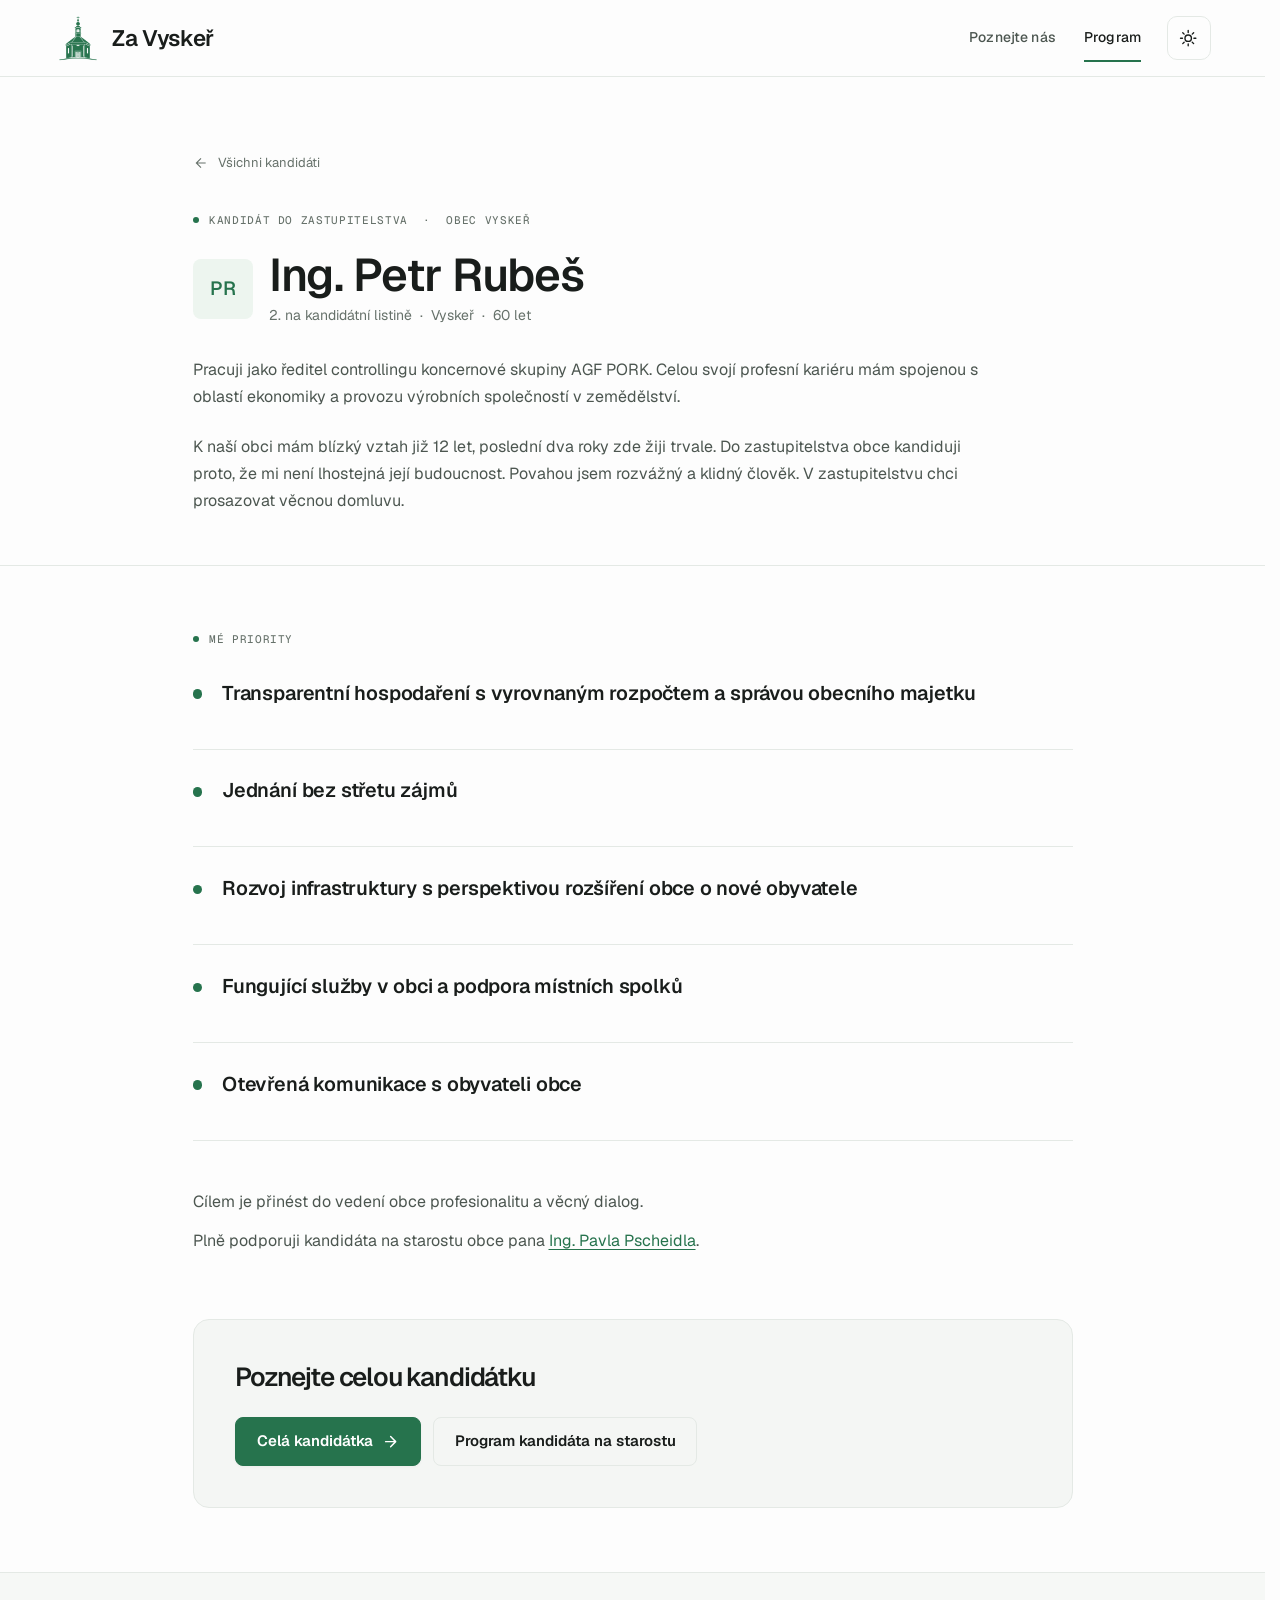
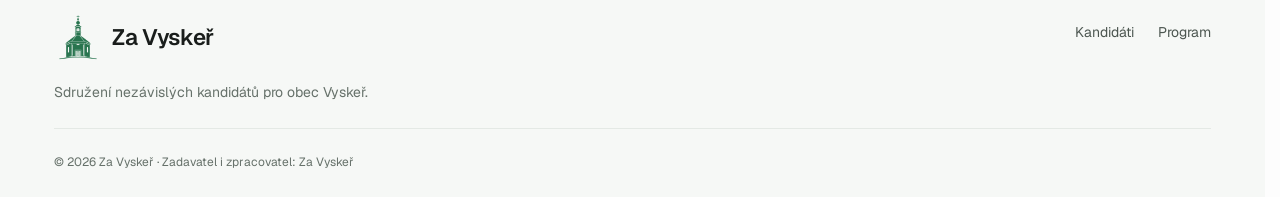
<file: program/petr-rubes/index.html>
<!DOCTYPE html>
<html lang="cs" data-theme="auto">
<head>
<meta charset="utf-8">
<meta name="viewport" content="width=device-width, initial-scale=1">
<title>Program - Ing. Petr Rubeš | Za Vyskeř</title>

<meta name="description" content="Program Ing. Petra Rubeše, kandidáta do zastupitelstva obce Vyskeř. Transparentní hospodaření, jednání bez střetu zájmů, rozvoj infrastruktury, fungující služby a podpora spolků, otevřená komunikace s obyvateli.">
<meta name="author" content="Za Vyskeř">
<meta name="theme-color" content="#fdfdfd" media="(prefers-color-scheme: light)">
<meta name="theme-color" content="#121513" media="(prefers-color-scheme: dark)">
<link rel="canonical" href="https://zavysker.cz/program/petr-rubes/">

<!-- Open Graph / sociální sítě -->
<meta property="og:type" content="article">
<meta property="og:locale" content="cs_CZ">
<meta property="og:site_name" content="Za Vyskeř">
<meta property="og:title" content="Program - Ing. Petr Rubeš">
<meta property="og:description" content="Kandidát do zastupitelstva obce Vyskeř. Profesionalita a věcný dialog ve vedení obce.">
<meta property="og:url" content="https://zavysker.cz/program/petr-rubes/">
<meta property="og:image" content="https://zavysker.cz/assets/img/og-image.png">
<meta name="twitter:card" content="summary_large_image">

<link rel="icon" href="/assets/img/chapel-cutout.png?v=20261001" type="image/png">
<link rel="apple-touch-icon" href="/assets/img/chapel-cutout.png?v=20261001">
<link rel="preload" href="/assets/fonts/geist.woff2" as="font" type="font/woff2" crossorigin>
<link rel="stylesheet" href="/assets/css/style.css?v=20261007-3">

<!-- Nastaví motiv ještě před vykreslením, aby stránka neproblikla -->
<script>
  (() => {
    const saved = localStorage.getItem('zv-theme');
    if (saved === 'light' || saved === 'dark') {
      document.documentElement.dataset.theme = saved;
    }
  })();
</script>
</head>

<body>
<a class="skip-link" href="#body-programu">Přeskočit na program</a>

<header class="site-header" id="top">
  <div class="shell site-header__inner">
    <a class="brand" href="/" aria-label="Za Vyskeř - domů">
      <span class="brand__mark" aria-hidden="true"></span>
      <span class="brand__text">Za&nbsp;Vyskeř</span>
    </a>

    <nav class="nav" id="nav" aria-label="Hlavní navigace">
      <a href="/#kandidati">Poznejte nás</a>
      <a href="/program/" aria-current="location">Program</a>
    </nav>

    <div class="header-tools">
      <button class="icon-btn" id="theme-toggle" type="button"
              aria-label="Přepnout světlý/tmavý režim">
        <svg class="icon-sun" viewBox="0 0 24 24" aria-hidden="true" focusable="false">
          <circle cx="12" cy="12" r="4.2"/>
          <path d="M12 2v2.5M12 19.5V22M2 12h2.5M19.5 12H22M4.9 4.9l1.8 1.8M17.3 17.3l1.8 1.8M19.1 4.9l-1.8 1.8M6.7 17.3l-1.8 1.8"/>
        </svg>
        <svg class="icon-moon" viewBox="0 0 24 24" aria-hidden="true" focusable="false">
          <path d="M20 14.2A8.2 8.2 0 0 1 9.8 4a8.4 8.4 0 1 0 10.2 10.2Z"/>
        </svg>
      </button>

      <button class="icon-btn nav-toggle" id="nav-toggle" type="button"
              aria-expanded="false" aria-controls="nav" aria-label="Otevřít menu">
        <span class="nav-toggle__bars" aria-hidden="true"><i></i><i></i><i></i></span>
      </button>
    </div>
  </div>
</header>

<main>

  <!-- ══════════════════ ÚVOD ══════════════════ -->
  <section class="page-hero">
    <div class="shell">
      <a class="page-hero__back" href="/#kandidati">
        <svg viewBox="0 0 24 24" aria-hidden="true" focusable="false"><path d="m12 5-7 7 7 7M5 12h14"/></svg>
        Všichni kandidáti
      </a>
      <p class="eyebrow">
        <span class="eyebrow__dot" aria-hidden="true"></span>
        Kandidát do zastupitelstva &nbsp;·&nbsp; Obec Vyskeř
      </p>

      <div class="page-hero__who">
        <span class="candidate__avatar" data-initials="PR"></span>
        <div>
          <h1 class="page-hero__name">Ing. Petr Rubeš</h1>
          <p class="page-hero__role">2. na kandidátní listině &nbsp;·&nbsp; Vyskeř &nbsp;·&nbsp; 60 let</p>
        </div>
      </div>

      <p class="page-hero__lead">
        Pracuji jako ředitel controllingu koncernové skupiny AGF PORK. Celou svojí
        profesní kariéru mám spojenou s oblastí ekonomiky a provozu výrobních
        společností v zemědělství.
      </p>

      <p class="page-hero__lead">
        K naší obci mám blízký vztah již 12 let, poslední dva roky zde žiji trvale. Do
        zastupitelstva obce kandiduji proto, že mi není lhostejná její budoucnost.
        Povahou jsem rozvážný a klidný člověk. V zastupitelstvu chci prosazovat věcnou
        domluvu.
      </p>
    </div>
  </section>

  <!-- ══════════════════ PRIORITY ══════════════════ -->
  <section class="section" id="body-programu">
    <div class="shell">

      <header class="section__head">
        <p class="eyebrow"><span class="eyebrow__dot" aria-hidden="true"></span>Mé priority</p>
      </header>

      <ul class="program">

        <li class="program__item">
          <span class="program__mark" aria-hidden="true"></span>
          <h3 class="program__title">
            Transparentní hospodaření s vyrovnaným rozpočtem a správou obecního majetku
          </h3>
        </li>

        <li class="program__item">
          <span class="program__mark" aria-hidden="true"></span>
          <h3 class="program__title">Jednání bez střetu zájmů</h3>
        </li>

        <li class="program__item">
          <span class="program__mark" aria-hidden="true"></span>
          <h3 class="program__title">
            Rozvoj infrastruktury s perspektivou rozšíření obce o nové obyvatele
          </h3>
        </li>

        <li class="program__item">
          <span class="program__mark" aria-hidden="true"></span>
          <h3 class="program__title">Fungující služby v obci a podpora místních spolků</h3>
        </li>

        <li class="program__item">
          <span class="program__mark" aria-hidden="true"></span>
          <h3 class="program__title">Otevřená komunikace s obyvateli obce</h3>
        </li>

      </ul>

      <div class="program-close">
        <p>
          Cílem je přinést do vedení obce profesionalitu a věcný dialog.
        </p>
        <p>
          Plně podporuji kandidáta na starostu obce pana
          <a href="/program/">Ing. Pavla Pscheidla</a>.
        </p>
      </div>

    </div>
  </section>

  <!-- ══════════════════ ZÁVĚR ══════════════════ -->
  <section class="section" style="padding-top: 0">
    <div class="shell">
      <div class="closing">
        <h2 class="closing__title">Poznejte celou kandidátku</h2>
        <div class="closing__actions">
          <a class="btn btn--primary btn--lg" href="/#kandidati">
            Celá kandidátka
            <svg viewBox="0 0 24 24" aria-hidden="true" focusable="false" class="btn__arrow">
              <path d="M5 12h13M12 5l7 7-7 7"/>
            </svg>
          </a>
          <a class="btn btn--ghost btn--lg" href="/program/">
            Program kandidáta na starostu
          </a>
        </div>
      </div>
    </div>
  </section>

</main>

<footer class="site-footer">
  <div class="shell site-footer__inner">
    <div>
      <a class="brand brand--footer" href="/">
        <span class="brand__mark" aria-hidden="true"></span>
        <span class="brand__text">Za&nbsp;Vyskeř</span>
      </a>
      <p class="site-footer__note">Sdružení nezávislých kandidátů pro obec Vyskeř.</p>
    </div>

    <nav class="site-footer__nav" aria-label="Patička">
      <a href="/#kandidati">Kandidáti</a>
      <a href="/program/">Program</a>
    </nav>

    <p class="site-footer__legal">
      © <span id="year">2026</span> Za Vyskeř · Zadavatel i zpracovatel: Za Vyskeř
    </p>
  </div>
</footer>

<script src="/assets/js/main.js" defer></script>
</body>
</html>
</file>
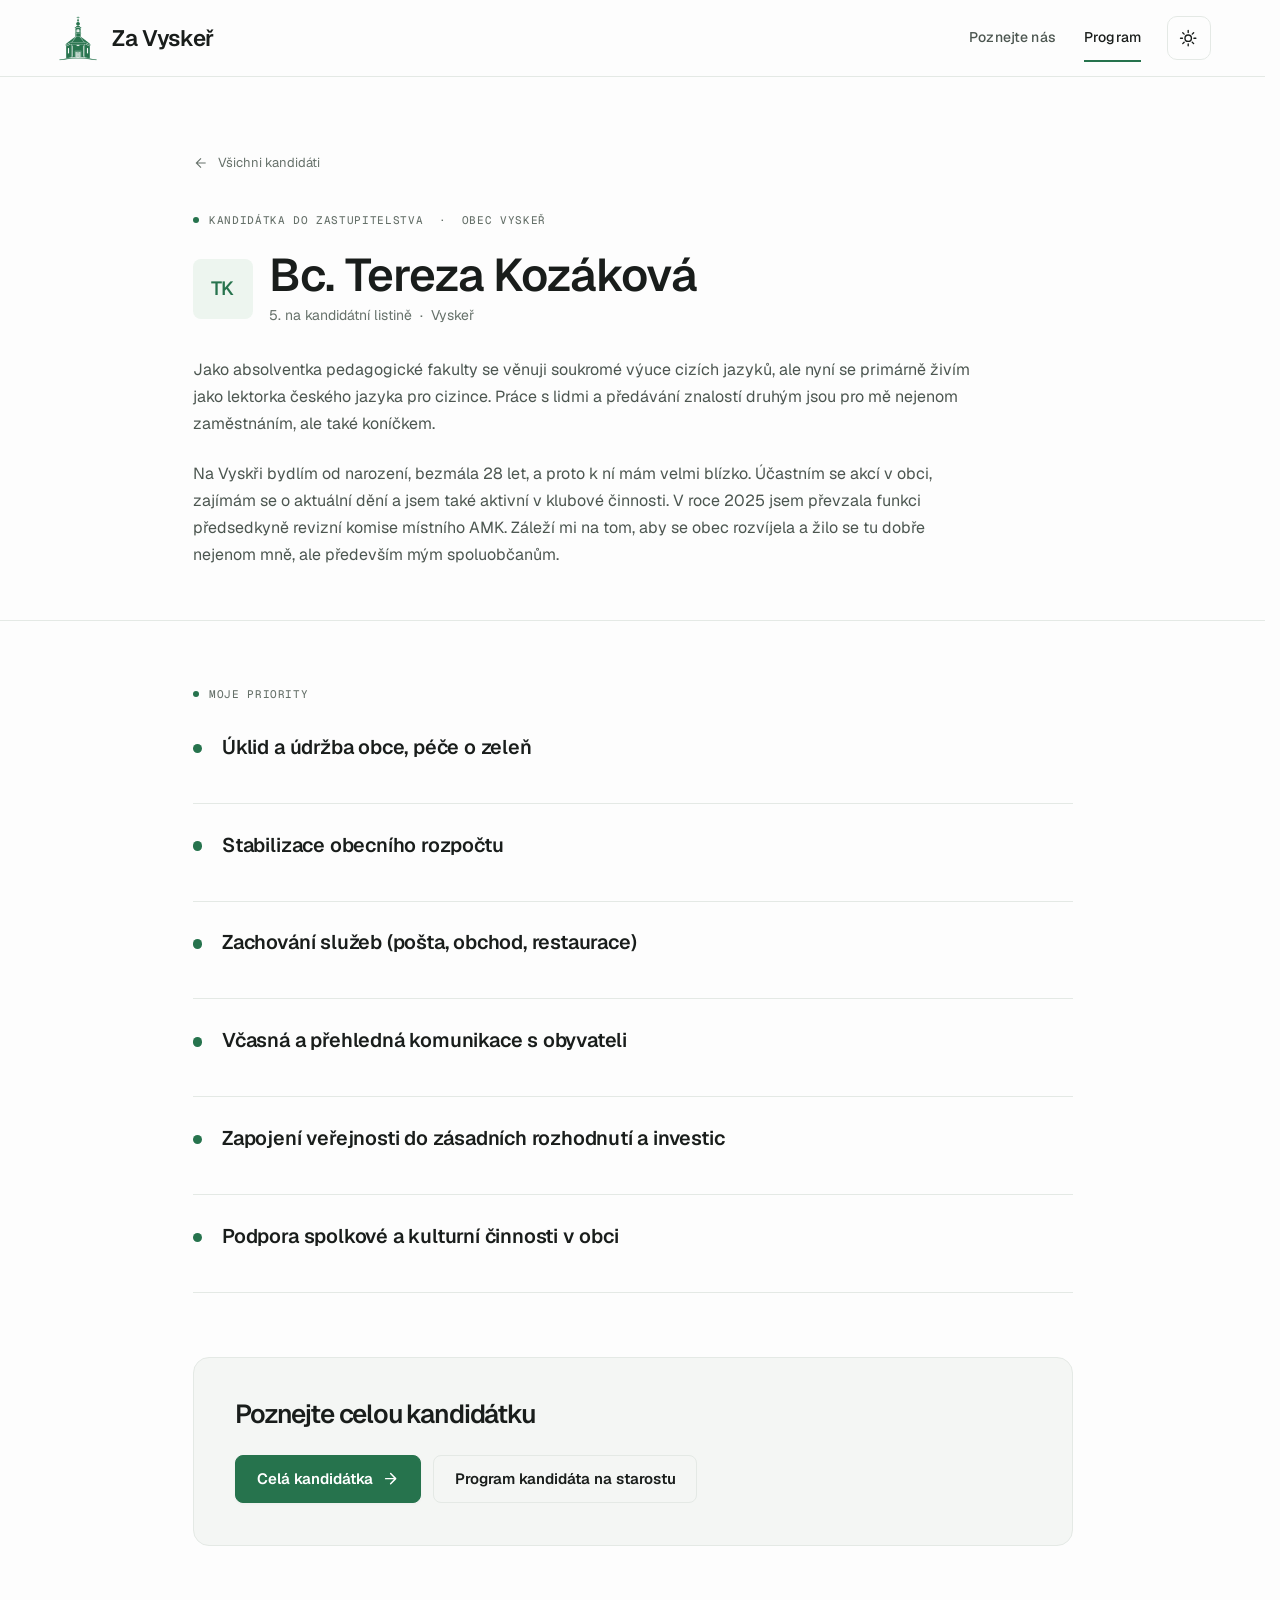
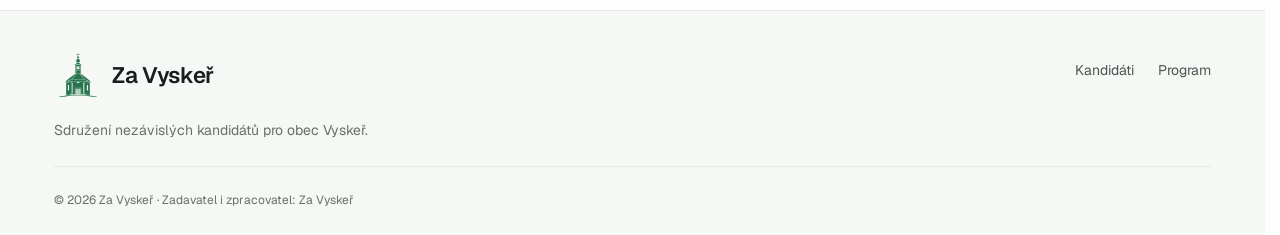
<file: program/tereza-kozakova/index.html>
<!DOCTYPE html>
<html lang="cs" data-theme="auto">
<head>
<meta charset="utf-8">
<meta name="viewport" content="width=device-width, initial-scale=1">
<title>Program - Bc. Tereza Kozáková | Za Vyskeř</title>

<meta name="description" content="Priority Bc. Terezy Kozákové, kandidátky do zastupitelstva obce Vyskeř. Úklid a údržba obce, stabilizace rozpočtu, zachování služeb, komunikace s obyvateli, zapojení veřejnosti do rozhodování a podpora spolkové činnosti.">
<meta name="author" content="Za Vyskeř">
<meta name="theme-color" content="#fdfdfd" media="(prefers-color-scheme: light)">
<meta name="theme-color" content="#121513" media="(prefers-color-scheme: dark)">
<link rel="canonical" href="https://zavysker.cz/program/tereza-kozakova/">

<!-- Open Graph / sociální sítě -->
<meta property="og:type" content="article">
<meta property="og:locale" content="cs_CZ">
<meta property="og:site_name" content="Za Vyskeř">
<meta property="og:title" content="Program - Bc. Tereza Kozáková">
<meta property="og:description" content="Kandidátka do zastupitelstva obce Vyskeř. Záleží mi na tom, aby se obec rozvíjela a žilo se tu dobře.">
<meta property="og:url" content="https://zavysker.cz/program/tereza-kozakova/">
<meta property="og:image" content="https://zavysker.cz/assets/img/og-image.png">
<meta name="twitter:card" content="summary_large_image">

<link rel="icon" href="/assets/img/chapel-cutout.png?v=20261001" type="image/png">
<link rel="apple-touch-icon" href="/assets/img/chapel-cutout.png?v=20261001">
<link rel="preload" href="/assets/fonts/geist.woff2" as="font" type="font/woff2" crossorigin>
<link rel="stylesheet" href="/assets/css/style.css?v=20261007-3">

<!-- Nastaví motiv ještě před vykreslením, aby stránka neproblikla -->
<script>
  (() => {
    const saved = localStorage.getItem('zv-theme');
    if (saved === 'light' || saved === 'dark') {
      document.documentElement.dataset.theme = saved;
    }
  })();
</script>
</head>

<body>
<a class="skip-link" href="#body-programu">Přeskočit na program</a>

<header class="site-header" id="top">
  <div class="shell site-header__inner">
    <a class="brand" href="/" aria-label="Za Vyskeř - domů">
      <span class="brand__mark" aria-hidden="true"></span>
      <span class="brand__text">Za&nbsp;Vyskeř</span>
    </a>

    <nav class="nav" id="nav" aria-label="Hlavní navigace">
      <a href="/#kandidati">Poznejte nás</a>
      <a href="/program/" aria-current="location">Program</a>
    </nav>

    <div class="header-tools">
      <button class="icon-btn" id="theme-toggle" type="button"
              aria-label="Přepnout světlý/tmavý režim">
        <svg class="icon-sun" viewBox="0 0 24 24" aria-hidden="true" focusable="false">
          <circle cx="12" cy="12" r="4.2"/>
          <path d="M12 2v2.5M12 19.5V22M2 12h2.5M19.5 12H22M4.9 4.9l1.8 1.8M17.3 17.3l1.8 1.8M19.1 4.9l-1.8 1.8M6.7 17.3l-1.8 1.8"/>
        </svg>
        <svg class="icon-moon" viewBox="0 0 24 24" aria-hidden="true" focusable="false">
          <path d="M20 14.2A8.2 8.2 0 0 1 9.8 4a8.4 8.4 0 1 0 10.2 10.2Z"/>
        </svg>
      </button>

      <button class="icon-btn nav-toggle" id="nav-toggle" type="button"
              aria-expanded="false" aria-controls="nav" aria-label="Otevřít menu">
        <span class="nav-toggle__bars" aria-hidden="true"><i></i><i></i><i></i></span>
      </button>
    </div>
  </div>
</header>

<main>

  <!-- ══════════════════ ÚVOD ══════════════════ -->
  <section class="page-hero">
    <div class="shell">
      <a class="page-hero__back" href="/#kandidati">
        <svg viewBox="0 0 24 24" aria-hidden="true" focusable="false"><path d="m12 5-7 7 7 7M5 12h14"/></svg>
        Všichni kandidáti
      </a>
      <p class="eyebrow">
        <span class="eyebrow__dot" aria-hidden="true"></span>
        Kandidátka do zastupitelstva &nbsp;·&nbsp; Obec Vyskeř
      </p>

      <div class="page-hero__who">
        <span class="candidate__avatar" data-initials="TK"></span>
        <div>
          <h1 class="page-hero__name">Bc. Tereza Kozáková</h1>
          <p class="page-hero__role">5. na kandidátní listině &nbsp;·&nbsp; Vyskeř</p>
        </div>
      </div>

      <p class="page-hero__lead">
        Jako absolventka pedagogické fakulty se věnuji soukromé výuce cizích jazyků, ale
        nyní se primárně živím jako lektorka českého jazyka pro cizince. Práce s lidmi
        a předávání znalostí druhým jsou pro mě nejenom zaměstnáním, ale také koníčkem.
      </p>

      <p class="page-hero__lead">
        Na Vyskři bydlím od narození, bezmála 28 let, a proto k ní mám velmi blízko.
        Účastním se akcí v obci, zajímám se o aktuální dění a jsem také aktivní
        v klubové činnosti. V roce 2025 jsem převzala funkci předsedkyně revizní komise
        místního AMK. Záleží mi na tom, aby se obec rozvíjela a žilo se tu dobře nejenom
        mně, ale především mým spoluobčanům.
      </p>
    </div>
  </section>

  <!-- ══════════════════ PRIORITY ══════════════════ -->
  <section class="section" id="body-programu">
    <div class="shell">

      <header class="section__head">
        <p class="eyebrow"><span class="eyebrow__dot" aria-hidden="true"></span>Moje priority</p>
      </header>

      <ul class="program">

        <li class="program__item">
          <span class="program__mark" aria-hidden="true"></span>
          <h3 class="program__title">Úklid a údržba obce, péče o zeleň</h3>
        </li>

        <li class="program__item">
          <span class="program__mark" aria-hidden="true"></span>
          <h3 class="program__title">Stabilizace obecního rozpočtu</h3>
        </li>

        <li class="program__item">
          <span class="program__mark" aria-hidden="true"></span>
          <h3 class="program__title">Zachování služeb (pošta, obchod, restaurace)</h3>
        </li>

        <li class="program__item">
          <span class="program__mark" aria-hidden="true"></span>
          <h3 class="program__title">Včasná a přehledná komunikace s obyvateli</h3>
        </li>

        <li class="program__item">
          <span class="program__mark" aria-hidden="true"></span>
          <h3 class="program__title">Zapojení veřejnosti do zásadních rozhodnutí a investic</h3>
        </li>

        <li class="program__item">
          <span class="program__mark" aria-hidden="true"></span>
          <h3 class="program__title">Podpora spolkové a kulturní činnosti v obci</h3>
        </li>

      </ul>

    </div>
  </section>

  <!-- ══════════════════ ZÁVĚR ══════════════════ -->
  <section class="section" style="padding-top: 0">
    <div class="shell">
      <div class="closing">
        <h2 class="closing__title">Poznejte celou kandidátku</h2>
        <div class="closing__actions">
          <a class="btn btn--primary btn--lg" href="/#kandidati">
            Celá kandidátka
            <svg viewBox="0 0 24 24" aria-hidden="true" focusable="false" class="btn__arrow">
              <path d="M5 12h13M12 5l7 7-7 7"/>
            </svg>
          </a>
          <a class="btn btn--ghost btn--lg" href="/program/">
            Program kandidáta na starostu
          </a>
        </div>
      </div>
    </div>
  </section>

</main>

<footer class="site-footer">
  <div class="shell site-footer__inner">
    <div>
      <a class="brand brand--footer" href="/">
        <span class="brand__mark" aria-hidden="true"></span>
        <span class="brand__text">Za&nbsp;Vyskeř</span>
      </a>
      <p class="site-footer__note">Sdružení nezávislých kandidátů pro obec Vyskeř.</p>
    </div>

    <nav class="site-footer__nav" aria-label="Patička">
      <a href="/#kandidati">Kandidáti</a>
      <a href="/program/">Program</a>
    </nav>

    <p class="site-footer__legal">
      © <span id="year">2026</span> Za Vyskeř · Zadavatel i zpracovatel: Za Vyskeř
    </p>
  </div>
</footer>

<script src="/assets/js/main.js" defer></script>
</body>
</html>
</file>
<file: assets/css/style.css>
/* Za Vyskeř. Sdílená typografie a reliéf s projektem obecni-web. */
@font-face {
  font-family: Geist;
  src: url('../fonts/geist.woff2') format('woff2');
  font-weight: 100 900;
  font-style: normal;
  font-display: swap;
}
@font-face {
  font-family: 'Geist Mono';
  src: url('../fonts/geist-mono.woff2') format('woff2');
  font-weight: 100 900;
  font-style: normal;
  font-display: swap;
}

:root {
  color-scheme: light;
  --bg: #fdfdfd;
  --bg-alt: #f6f8f6;
  --surface: #ffffff;
  --surface-2: #f4f6f4;
  --ink: #191d1b;
  --ink-soft: #4c5650;
  --muted: #66716a;
  --line: #e4e9e5;
  --brand: #26734d;
  --brand-strong: #1c593b;
  --brand-soft: #edf5ef;
  --brand-ink: #ffffff;
  --accent: var(--brand);
  --accent-soft: var(--brand-soft);
  --relief: url('../img/relief-vysker-light.png');
  --shadow-sm: 0 1px 3px rgb(20 40 30 / .04);
  --shadow-md: 0 8px 24px rgb(20 40 30 / .06);
  --shadow-lg: 0 24px 72px rgb(20 40 30 / .18);
  --font-sans: Geist, system-ui, -apple-system, 'Segoe UI', sans-serif;
  --font-display: var(--font-sans);
  --font-mono: 'Geist Mono', monospace;
  --step--1: .875rem;
  --step-0: 1rem;
  --step-1: clamp(1.1rem, 1rem + .3vw, 1.25rem);
  --step-2: clamp(1.3rem, 1.15rem + .6vw, 1.65rem);
  --step-3: clamp(2rem, 1.5rem + 1.7vw, 3rem);
  --step-4: clamp(2.6rem, 5.5vw, 4.75rem);
  --shell: 1248px;
  --gutter: clamp(22px, 4.25vw, 72px);
  --r-sm: 8px;
  --r-md: 12px;
  --r-lg: 16px;
  --r-xl: 20px;
  --header-h: 76px;
  --ease: cubic-bezier(.2, .7, .3, 1);
}

@media (prefers-color-scheme: dark) {
  :root:not([data-theme="light"]) {
    color-scheme: dark;
    --bg: #121513;
    --bg-alt: #171c19;
    --surface: #1a201c;
    --surface-2: #202822;
    --ink: #edf2ee;
    --ink-soft: #bbc6be;
    --muted: #9caea1;
    --line: #2d3830;
    --brand: #85d4a4;
    --brand-strong: #a2e4bc;
    --brand-soft: #1e3025;
    --brand-ink: #10271a;
    --relief: url('../img/relief-vysker-dark.png');
    --shadow-sm: 0 1px 3px rgb(0 0 0 / .12);
    --shadow-md: 0 8px 24px rgb(0 0 0 / .18);
    --shadow-lg: 0 24px 72px rgb(0 0 0 / .4);
  }
}
:root[data-theme="dark"] {
  color-scheme: dark;
  --bg: #121513;
  --bg-alt: #171c19;
  --surface: #1a201c;
  --surface-2: #202822;
  --ink: #edf2ee;
  --ink-soft: #bbc6be;
  --muted: #9caea1;
  --line: #2d3830;
  --brand: #85d4a4;
  --brand-strong: #a2e4bc;
  --brand-soft: #1e3025;
  --brand-ink: #10271a;
  --relief: url('../img/relief-vysker-dark.png');
  --shadow-sm: 0 1px 3px rgb(0 0 0 / .12);
  --shadow-md: 0 8px 24px rgb(0 0 0 / .18);
  --shadow-lg: 0 24px 72px rgb(0 0 0 / .4);
}

/* --------------------------------------------------------------------------
   2. Základ
   -------------------------------------------------------------------------- */
*, *::before, *::after { box-sizing: border-box; }

html {
  -webkit-text-size-adjust: 100%;
  scroll-behavior: smooth;
  scroll-padding-top: calc(var(--header-h) + 1.5rem);
  /* Drží šířku i po zamčení scrollu při otevřeném dialogu */
  scrollbar-gutter: stable;
}

body {
  margin: 0;
  background: var(--bg);
  color: var(--ink);
  font-family: var(--font-sans);
  font-size: var(--step-0);
  line-height: 1.65;
  -webkit-font-smoothing: antialiased;
  text-rendering: optimizeLegibility;
}

h1, h2, h3 {
  font-family: var(--font-display);
  font-weight: 580;
  line-height: 1.2;
  letter-spacing: -.045em;
  margin: 0;
  text-wrap: balance;
}

p { margin: 0; text-wrap: pretty; }
img, svg { display: block; max-width: 100%; }
button { font: inherit; color: inherit; }

a { color: var(--brand); text-underline-offset: .18em; text-decoration-thickness: 1px; }
a:hover { color: var(--brand-strong); }

:focus-visible {
  outline: 2.5px solid var(--accent);
  outline-offset: 3px;
  border-radius: 4px;
}

::selection { background: var(--brand); color: var(--brand-ink); }

.shell {
  width: min(100% - (var(--gutter) * 2), var(--shell));
  margin-inline: auto;
}

.skip-link {
  position: absolute;
  left: 50%;
  top: .6rem;
  translate: -50% -180%;
  z-index: 200;
  background: var(--brand);
  color: var(--brand-ink);
  padding: .7rem 1.2rem;
  border-radius: 999px;
  font-weight: 600;
  text-decoration: none;
  transition: translate .2s var(--ease);
}
.skip-link:focus-visible { translate: -50% 0; color: var(--brand-ink); }

/* --------------------------------------------------------------------------
   3. Opakované prvky
   -------------------------------------------------------------------------- */
.eyebrow {
  display: flex;
  align-items: center;
  gap: .65rem;
  font-family: var(--font-mono);
  font-size: .6875rem;
  font-weight: 450;
  letter-spacing: .06em;
  text-transform: uppercase;
  color: var(--muted);
  margin-bottom: 1.4rem;
}
.eyebrow__dot {
  width: .375rem;
  height: .375rem;
  flex: none;
  border-radius: 50%;
  background: var(--brand);
}

.btn {
  --btn-bg: transparent;
  --btn-fg: var(--ink);
  --btn-bd: var(--line);
  display: inline-flex;
  align-items: center;
  justify-content: center;
  gap: .55rem;
  padding: .72rem 1.3rem;
  border: 1px solid var(--btn-bd);
  border-radius: var(--r-sm);
  min-height: 46px;
  background: var(--btn-bg);
  color: var(--btn-fg);
  font-weight: 600;
  font-size: var(--step-0);
  line-height: 1.2;
  text-decoration: none;
  cursor: pointer;
  transition: transform .2s var(--ease), box-shadow .25s var(--ease),
              background-color .2s var(--ease), border-color .2s var(--ease), color .2s var(--ease);
}
.btn:hover { border-color: var(--brand); }
.btn:active { transform: translateY(0); }

.btn--primary {
  --btn-bg: var(--brand);
  --btn-fg: var(--brand-ink);
  --btn-bd: var(--brand);
  box-shadow: var(--shadow-sm);
}
.btn--primary:hover {
  --btn-bg: var(--brand-strong);
  --btn-bd: var(--brand-strong);
  --btn-fg: var(--brand-ink);
  box-shadow: var(--shadow-md);
}

.btn--ghost { --btn-bg: transparent; }
.btn--ghost:hover { --btn-bd: var(--brand); color: var(--brand); }

.btn--lg { padding: .9rem 1.3rem; font-size: .9375rem; }

.btn__arrow { width: 1.15em; height: 1.15em; stroke: currentColor; stroke-width: 2; fill: none; stroke-linecap: round; stroke-linejoin: round; transition: translate .25s var(--ease); }
.btn:hover .btn__arrow { translate: .2em 0; }

.tag {
  display: inline-block;
  padding: .22rem .62rem;
  border-radius: 999px;
  background: var(--brand-soft);
  color: color-mix(in oklab, var(--brand) 85%, var(--ink));
  font-size: .74rem;
  font-weight: 600;
  letter-spacing: .01em;
  line-height: 1.5;
}

.section { padding-block: clamp(2.5rem, 5vw, 4.5rem); }

.section__head { max-width: 65ch; margin-bottom: 2rem; }
.section__head .eyebrow { margin-bottom: .7rem; }
.section__title { font-size: var(--step-3); }
.section__lead {
  margin-top: .7rem;
  color: var(--ink-soft);
  font-size: var(--step-0);
  line-height: 1.65;
  max-width: 72ch;
}

.note {
  margin-top: 2.5rem;
  padding-top: 1.5rem;
  border-top: 1px solid var(--line);
  color: var(--muted);
  font-size: var(--step--1);
  max-width: 72ch;
}

/* --------------------------------------------------------------------------
   4. Hlavička
   -------------------------------------------------------------------------- */
.site-header {
  position: sticky;
  top: 0;
  z-index: 100;
  background: color-mix(in oklab, var(--bg) 82%, transparent);
  backdrop-filter: blur(14px) saturate(1.4);
  -webkit-backdrop-filter: blur(14px) saturate(1.4);
  border-bottom: 1px solid var(--line);
  transition: border-color .25s var(--ease), background-color .25s var(--ease);
}
.site-header.is-stuck {
  border-bottom-color: var(--line);
  background: color-mix(in oklab, var(--bg) 92%, transparent);
}

.site-header__inner {
  min-height: var(--header-h);
  display: flex;
  align-items: center;
  gap: 1rem;
}

.brand {
  display: inline-flex;
  align-items: center;
  gap: .6rem;
  color: var(--ink);
  text-decoration: none;
  font-family: var(--font-display);
  font-size: 1.4rem;
  font-weight: 600;
  letter-spacing: -.015em;
  margin-right: auto;
}
.brand:hover { color: var(--ink); }
.brand__mark {
  width: 3rem;
  height: 3rem;
  flex: none;
  display: block;
  color: var(--brand);
  background-color: currentColor;
  -webkit-mask: url('../img/chapel-cutout.png') center / contain no-repeat;
  mask: url('../img/chapel-cutout.png') center / contain no-repeat;
}

@media (max-width: 400px) {
  .site-header__inner { gap: .5rem; }
  .site-header .brand { gap: .45rem; font-size: 1.25rem; }
  .site-header .brand__mark { width: 2.75rem; height: 2.75rem; }
  .site-header .header-tools { margin-left: 0; }
}

.nav {
  display: flex;
  align-items: center;
  gap: clamp(1rem, 2.2vw, 2rem);
}
.nav > a {
  color: var(--ink-soft);
  text-decoration: none;
  font-weight: 500;
  font-size: var(--step--1);
  letter-spacing: .01em;
  position: relative;
  padding-block: .8rem;
}
.nav > a::after {
  content: "";
  position: absolute;
  left: 0; right: 100%; bottom: 0;
  height: 2px;
  background: var(--accent);
  transition: right .25s var(--ease);
}
.nav > a:hover { color: var(--ink); }
.nav > a:hover::after, .nav > a[aria-current]::after { right: 0; }
.nav > a[aria-current] { color: var(--ink); }

.header-tools { display: flex; align-items: center; gap: .4rem; margin-left: .6rem; }

.icon-btn {
  width: 2.75rem;
  height: 2.75rem;
  display: grid;
  place-items: center;
  border: 1px solid var(--line);
  border-radius: 10px;
  background: transparent;
  cursor: pointer;
  transition: background-color .2s var(--ease), border-color .2s var(--ease);
}
.icon-btn:hover { background: var(--surface-2); border-color: var(--brand); }
.icon-btn svg {
  width: 1.15rem; height: 1.15rem;
  fill: none; stroke: currentColor; stroke-width: 1.8;
  stroke-linecap: round; stroke-linejoin: round;
}

.icon-moon { display: none; }
:root[data-theme="dark"] .icon-sun { display: none; }
:root[data-theme="dark"] .icon-moon { display: block; }
@media (prefers-color-scheme: dark) {
  :root:not([data-theme="light"]) .icon-sun { display: none; }
  :root:not([data-theme="light"]) .icon-moon { display: block; }
}

.nav-toggle { display: none; }
.nav-toggle__bars { display: grid; gap: 4px; width: 1.1rem; }
.nav-toggle__bars i {
  height: 1.8px;
  background: currentColor;
  border-radius: 2px;
  transition: transform .25s var(--ease), opacity .2s var(--ease);
}
.nav-toggle[aria-expanded="true"] .nav-toggle__bars i:nth-child(1) { transform: translateY(5.8px) rotate(45deg); }
.nav-toggle[aria-expanded="true"] .nav-toggle__bars i:nth-child(2) { opacity: 0; }
.nav-toggle[aria-expanded="true"] .nav-toggle__bars i:nth-child(3) { transform: translateY(-5.8px) rotate(-45deg); }

@media (max-width: 760px) {
  .nav-toggle { display: grid; }
  .nav {
    position: fixed;
    inset: var(--header-h) 0 auto 0;
    flex-direction: column;
    align-items: stretch;
    gap: 0;
    padding: 1rem var(--gutter) 1.6rem;
    background: var(--surface);
    border-bottom: 1px solid var(--line);
    box-shadow: var(--shadow-md);
    clip-path: inset(0 0 100% 0);
    opacity: 0;
    pointer-events: none;
    visibility: hidden;
    transition: clip-path .35s var(--ease), opacity .25s var(--ease);
  }
  .nav.is-open { clip-path: inset(0 0 0 0); opacity: 1; pointer-events: auto; visibility: visible; }
  .nav > a { padding: .95rem 0; border-bottom: 1px solid var(--line); font-size: var(--step-1); }
}

/* --------------------------------------------------------------------------
   5. Hero
   -------------------------------------------------------------------------- */
.hero {
  position: relative;
  isolation: isolate;
  overflow: hidden;
  border-bottom: 1px solid var(--line);
}
.hero__inner {
  position: relative;
  padding-block: clamp(3rem, 5.2vw, 5rem) clamp(3rem, 5vw, 4.5rem);
}
.hero__copy { position: relative; z-index: 1; width: 55%; }
.hero__title {
  font-size: var(--step-4);
  font-weight: 600;
  line-height: 1.05;
  letter-spacing: -.065em;
  margin-bottom: 1.6rem;
}
.hero__title em { font-style: normal; color: var(--brand); }
.hero__lead {
  font-size: 1.0625rem;
  color: var(--ink-soft);
  max-width: 46ch;
  line-height: 1.7;
}
.hero__actions { display: flex; flex-wrap: wrap; gap: .75rem; margin-top: 1.8rem; }
.hero__landscape {
  position: absolute;
  right: calc(-1 * var(--gutter) - 4%);
  bottom: 1.5rem;
  width: 77%;
  aspect-ratio: 3 / 1;
  background: var(--relief) center / contain no-repeat;
  /* Zelená cesta, původní neutrální reliéf a teplá světla. */
  filter: url('../img/relief-accent.svg#green');
  mask-image: linear-gradient(90deg, transparent, #000 34%);
  pointer-events: none;
  z-index: -1;
}
@media (max-width: 960px) {
  .hero__copy { width: 68%; }
  .hero__landscape { width: 82%; right: -20%; opacity: .65; }
}
@media (max-width: 640px) {
  .hero__inner { padding-top: 2.5rem; padding-bottom: 0; }
  .hero__copy { width: 100%; }
  .hero__title { font-size: clamp(2.25rem, 8.8vw, 3.5rem); }
  .hero__lead { font-size: 1rem; }
  .hero__landscape {
    position: relative;
    width: calc(100% + var(--gutter) * 2);
    right: auto;
    bottom: auto;
    margin: 1.4rem calc(-1 * var(--gutter)) 0;
    opacity: 1;
    mask-image: linear-gradient(to top, transparent, #000 18%);
  }
  .hero .eyebrow { font-size: .625rem; letter-spacing: .025em; }
}

/* --------------------------------------------------------------------------
   6. Karty kandidátů
   -------------------------------------------------------------------------- */
.candidates {
  list-style: none;
  margin: 0;
  padding: 0;
  display: grid;
  grid-template-columns: repeat(3, minmax(0, 1fr));
  gap: 1rem;
}

.candidate { display: flex; }

.candidate__card {
  position: relative;
  isolation: isolate;
  flex: 1;
  display: flex;
  flex-direction: column;
  align-items: flex-start;
  gap: 1.2rem;
  min-width: 0;
  width: 100%;
  padding: 1.5rem;
  border: 1px solid var(--line);
  border-radius: var(--r-md);
  background: var(--surface);
  text-align: left;
  transition: border-color .2s var(--ease), background-color .2s var(--ease);
}
.candidate__card::before {
  content: "";
  position: absolute;
  inset: 0;
  z-index: -1;
  background: linear-gradient(155deg, color-mix(in oklab, var(--brand) 8%, transparent), transparent 55%);
  opacity: 0;
  transition: opacity .35s var(--ease);
}

/* Zvednutí a podbarvení jen u karet, které se dají otevřít
   (tlačítko „Více“ doplňuje JS těm, které mají vyplněné data-bio). */
.candidate:has(.candidate__more) .candidate__card:hover {
  border-color: color-mix(in oklab, var(--brand) 45%, var(--line));
}
.candidate:has(.candidate__more) .candidate__card:hover::before { opacity: 1; }
.candidate:has(.candidate__more:focus-visible) .candidate__card {
  border-color: color-mix(in oklab, var(--brand) 45%, var(--line));
}

.candidate__badge {
  position: absolute;
  top: 1.4rem;
  right: 1.4rem;
  color: var(--muted);
  font-family: var(--font-mono);
  font-size: .75rem;
  font-variant-numeric: tabular-nums;
}
.candidate:has(.candidate__more) .candidate__card:hover .candidate__badge {
  background: var(--accent);
  color: #fff;
}

.candidate__avatar {
  position: relative;
  width: 3rem;
  height: 3rem;
  flex: none;
  display: grid;
  place-items: center;
  border-radius: var(--r-sm);
  background: var(--brand-soft);
  color: var(--brand);
  font-family: var(--font-display);
  font-size: 1rem;
  font-weight: 550;
  overflow: hidden;
}
.candidate__avatar::after {
  content: attr(data-initials);
  line-height: 1;
}
/* Až doplníte fotky: <span class="candidate__avatar"><img src="..." alt=""></span> */
.candidate__avatar img {
  position: absolute;
  inset: 0;
  width: 100%;
  height: 100%;
  object-fit: cover;
}

.candidate__body {
  display: flex;
  flex-direction: column;
  align-items: flex-start;
  gap: .35rem;
  width: 100%;
  flex: 1;
}

.candidate__name {
  font-family: var(--font-display);
  font-size: clamp(1.15rem, 1.6vw, 1.4rem);
  font-weight: 580;
  line-height: 1.3;
  letter-spacing: -.035em;
  color: var(--ink);
}
.candidate__meta { color: var(--muted); font-size: var(--step--1); }

/* Telefon u kandidáta - uvádíme ho jen u těch, kdo o to stojí */
.candidate__phone {
  display: inline-flex;
  align-items: center;
  gap: .4rem;
  align-self: start;
  margin-top: .35rem;
  color: var(--brand);
  font-size: var(--step--1);
  font-weight: 600;
  text-decoration: none;
  white-space: nowrap;
  /* Nad klikatelnou plochou tlačítka „Více o kandidátovi“, ať zůstane volatelný */
  position: relative;
  z-index: 1;
}
.candidate__phone:hover { text-decoration: underline; }
.candidate__phone svg {
  width: 1em; height: 1em;
  flex: none;
  fill: none; stroke: currentColor; stroke-width: 1.8;
  stroke-linecap: round; stroke-linejoin: round;
}
.candidate__quote {
  margin-top: .6rem;
  font-family: var(--font-display);
  font-size: 1.05rem;
  font-style: italic;
  line-height: 1.45;
  color: var(--ink-soft);
}
.candidate__tags { display: flex; flex-wrap: wrap; gap: .35rem; margin-top: .8rem; }

/* Tlačítko „Více o kandidátovi“ - doplňuje ho JS jen kartám s životopisem.
   Pseudoprvek roztažený přes celou kartu dělá klikatelnou celou plochu,
   ale přístupné jméno i fokus zůstávají na skutečném <button>. */
.candidate__more {
  display: inline-flex;
  align-items: center;
  gap: .35rem;
  margin-top: auto;
  padding: .4rem 0 0;
  border: 0;
  background: none;
  color: var(--brand);
  font-size: var(--step--1);
  font-weight: 600;
  text-align: left;
  cursor: pointer;
}
.candidate__more::after { content: ""; position: absolute; inset: 0; }
.candidate__more svg {
  width: 1em; height: 1em;
  fill: none; stroke: currentColor; stroke-width: 2.2;
  stroke-linecap: round; stroke-linejoin: round;
  transition: translate .25s var(--ease);
}
.candidate__card:hover .candidate__more svg { translate: .25em 0; }

/* Volební leták mezi úvodem a kandidátní listinou */
.leaflet {
  background: var(--bg-alt);
  border-bottom: 1px solid var(--line);
}
.leaflet__layout {
  display: grid;
  grid-template-columns: minmax(0, 1fr) minmax(280px, 350px);
  gap: clamp(2rem, 6vw, 6rem);
  align-items: start;
}
.leaflet__letter { min-width: 0; }
.leaflet .section__title { font-size: clamp(2.5rem, 4.5vw, 4rem); }
.leaflet .section__title span { color: var(--brand); }
.leaflet__text {
  max-width: 60ch;
  color: var(--ink-soft);
  font-size: 1.0625rem;
  line-height: 1.75;
}
.leaflet__text p + p { margin-top: 1rem; }
.leaflet__text strong { color: var(--ink); font-weight: 600; }
.leaflet__salutation { color: var(--ink); font-weight: 600; }
.leaflet__text .leaflet__invitation {
  margin-top: 1.5rem;
  color: var(--brand);
  font-size: var(--step-2);
  font-weight: 580;
  letter-spacing: -.025em;
}
.leaflet__signatures {
  margin-top: 1.5rem;
  padding-top: 1.25rem;
  border-top: 1px solid var(--line);
}
.leaflet__label { color: var(--muted); font-size: .8125rem; }
.leaflet__names {
  display: flex;
  flex-wrap: wrap;
  gap: .45rem 1.5rem;
  list-style: none;
  margin: .75rem 0 0;
  padding: 0;
  color: var(--ink);
  font-weight: 550;
}
.leaflet__note {
  max-width: 60ch;
  margin-top: 1.25rem;
  color: var(--muted);
  font-size: .8125rem;
}
.leaflet__aside { display: grid; gap: 1.5rem; }
.leaflet__election {
  padding: clamp(1.25rem, 2.5vw, 2rem);
  border: 1px solid var(--line);
  border-radius: var(--r-lg);
  background: var(--surface);
}
.leaflet__election h3 { font-size: var(--step-1); letter-spacing: -.025em; }
.leaflet__date {
  margin-top: .5rem;
  color: var(--brand);
  font-size: clamp(1.4rem, 2.1vw, 1.75rem);
  font-weight: 580;
  letter-spacing: -.035em;
}
.leaflet__times { display: grid; gap: 1rem; margin: 1.5rem 0; }
.leaflet__times dt { color: var(--ink); font-weight: 550; }
.leaflet__times dd { margin: .1rem 0 0; color: var(--ink-soft); }
.leaflet__place {
  padding-top: 1rem;
  border-top: 1px solid var(--line);
  color: var(--ink-soft);
  font-size: var(--step--1);
}
.leaflet__preview {
  display: grid;
  justify-items: center;
  gap: .65rem;
  padding: .25rem;
  color: var(--brand);
  font-size: var(--step--1);
  text-decoration: none;
}
.leaflet__preview img {
  width: 208px;
  height: auto;
  border-radius: 3px;
  box-shadow: var(--shadow-md);
}
.leaflet__preview span {
  display: inline-flex;
  align-items: center;
  gap: .5rem;
  min-height: 44px;
}
.leaflet__preview:hover span { text-decoration: underline; }
.leaflet__preview svg {
  width: 1em;
  height: 1em;
  fill: none;
  stroke: currentColor;
  stroke-width: 1.8;
  stroke-linecap: round;
  stroke-linejoin: round;
}
@media (max-width: 800px) {
  .leaflet__layout { grid-template-columns: minmax(0, 1fr); }
  .leaflet__aside { grid-template-columns: minmax(0, 1fr) minmax(0, 1fr); align-items: center; }
}
@media (max-width: 520px) {
  .leaflet__aside { grid-template-columns: minmax(0, 1fr); }
  .leaflet__text { font-size: 1rem; }
  .leaflet__names { column-gap: 1rem; font-size: .9375rem; }
}

/* --------------------------------------------------------------------------
   7. Patička
   -------------------------------------------------------------------------- */
.site-footer {
  background: var(--bg-alt);
  color: var(--muted);
  border-top: 1px solid var(--line);
  padding-block: 2.5rem 1.5rem;
}
.site-footer__inner { display: grid; gap: 1.5rem; align-items: start; }
.brand--footer { margin-right: 0; }
.site-footer__note { margin-top: .7rem; font-size: var(--step--1); }
.site-footer__nav { display: flex; flex-wrap: wrap; gap: 1.5rem; }
.site-footer__nav a { padding-block: .5rem; color: var(--ink-soft); text-decoration: none; font-size: var(--step--1); }
.site-footer__nav a:hover { color: var(--brand); text-decoration: underline; }
.site-footer__legal { padding-top: 1.5rem; border-top: 1px solid var(--line); font-size: .75rem; }
@media (min-width: 800px) {
  .site-footer__inner { grid-template-columns: 1fr auto; }
  .site-footer__legal { grid-column: 1 / -1; }
}

/* --------------------------------------------------------------------------
   8. Modální detail
   -------------------------------------------------------------------------- */
.modal {
  width: min(100% - 2rem, 620px);
  max-height: min(88svh, 900px);
  padding: clamp(1.6rem, 4vw, 2.6rem);
  border: 1px solid var(--line);
  border-radius: var(--r-lg);
  background: var(--surface);
  color: var(--ink);
  box-shadow: var(--shadow-lg);
  overflow: auto;
  overscroll-behavior: contain;
}
.modal::backdrop {
  background: rgb(8 20 16 / .55);
  backdrop-filter: blur(4px);
}
.modal[open] { animation: modal-in .32s var(--ease); }
.modal[open]::backdrop { animation: fade-in .32s var(--ease); }

@keyframes modal-in {
  from { opacity: 0; transform: translateY(14px) scale(.98); }
  to   { opacity: 1; transform: none; }
}
@keyframes fade-in { from { opacity: 0 } to { opacity: 1 } }

.modal__close {
  position: absolute;
  top: .9rem; right: .9rem;
  width: 2.2rem; height: 2.2rem;
  display: grid; place-items: center;
  border: 1px solid var(--line);
  border-radius: 50%;
  background: var(--surface);
  cursor: pointer;
  transition: background-color .2s var(--ease), rotate .3s var(--ease);
}
.modal__close:hover { background: var(--surface-2); rotate: 90deg; }
.modal__close svg { width: 1rem; height: 1rem; fill: none; stroke: currentColor; stroke-width: 2; stroke-linecap: round; }

.modal__head { display: flex; align-items: center; gap: 1.1rem; padding-right: 2.5rem; }
.modal__avatar {
  width: 4.2rem; height: 4.2rem;
  flex: none;
  display: grid; place-items: center;
  border-radius: 50%;
  background: radial-gradient(120% 120% at 30% 20%, color-mix(in oklab, var(--brand) 26%, var(--surface-2)), var(--surface-2));
  color: var(--brand);
  font-family: var(--font-display);
  font-size: 1.4rem;
  font-weight: 600;
  box-shadow: inset 0 0 0 1px var(--line);
}
.modal__order { font-size: .74rem; font-weight: 700; letter-spacing: .09em; text-transform: uppercase; color: var(--muted); }
.modal__name { font-size: var(--step-2); margin-top: .1rem; }

.modal__quote {
  margin: 1.6rem 0 0;
  padding-left: 1.1rem;
  border-left: 3px solid var(--accent);
  font-family: var(--font-display);
  font-size: var(--step-1);
  font-style: italic;
  line-height: 1.45;
  color: var(--ink);
}
.modal__bio { margin-top: 1.3rem; color: var(--ink-soft); }

.modal__facts {
  display: grid;
  grid-template-columns: repeat(auto-fit, minmax(140px, 1fr));
  gap: 1px;
  margin: 1.8rem 0 0;
  background: var(--line);
  border: 1px solid var(--line);
  border-radius: var(--r-md);
  overflow: hidden;
}
.modal__facts > div { background: var(--surface-2); padding: .85rem 1rem; }
.modal__facts-wide { grid-column: 1 / -1; }
.modal__facts dt { font-size: .72rem; letter-spacing: .08em; text-transform: uppercase; color: var(--muted); }
.modal__facts dd { margin: .2rem 0 0; font-weight: 600; font-size: var(--step--1); }

body.is-locked { overflow: hidden; }

/* --------------------------------------------------------------------------
   9. Omezení pohybu
   -------------------------------------------------------------------------- */
@media (prefers-reduced-motion: reduce) {
  html { scroll-behavior: auto; }
  *, *::before, *::after {
    animation-duration: .01ms !important;
    animation-iteration-count: 1 !important;
    transition-duration: .01ms !important;
  }
}

/* --------------------------------------------------------------------------
   10. Tisk
   -------------------------------------------------------------------------- */
@media print {
  .site-header, .hero__landscape, .candidate__more, .modal, .site-footer__nav { display: none !important; }
  body { background: #fff; color: #000; }
  .candidate__card { break-inside: avoid; border: 1px solid #ccc; box-shadow: none; }
}

/* --------------------------------------------------------------------------
   11. Programová stránka
   -------------------------------------------------------------------------- */
.page-hero {
  position: relative;
  padding-block: clamp(2.5rem, 5vw, 4.5rem) clamp(2rem, 4vw, 3.5rem);
  border-bottom: 1px solid var(--line);
}
.page-hero > .shell, .section:has(.program) > .shell, .section:has(.closing) > .shell {
  max-width: 880px;
}
.page-hero__back {
  display: inline-flex;
  gap: .6rem;
  align-items: center;
  min-height: 44px;
  margin-bottom: 1.6rem;
  font-size: .8125rem;
  color: var(--muted);
  text-decoration: none;
}
.page-hero__back svg { width: 1rem; height: 1rem; stroke: currentColor; fill: none; stroke-width: 1.6; }
.page-hero__lead {
  margin-top: 1.4rem;
  max-width: 72ch;
  color: var(--ink-soft);
  font-size: var(--step-0);
  line-height: 1.7;
}

/* Jméno kandidáta je hlavní nadpis stránky, ostatní text stojí pod ním */
.page-hero__who {
  display: flex;
  align-items: center;
  gap: 1rem;
  margin-bottom: 1.8rem;
}
.page-hero__who .candidate__avatar { width: 3.8rem; height: 3.8rem; font-size: 1.2rem; }
.page-hero__name {
  font-size: var(--step-3);
  line-height: 1.05;
  letter-spacing: -.02em;
  color: var(--ink);
}
.page-hero__role {
  margin-top: .3rem;
  color: var(--muted);
  font-size: var(--step--1);
}

/* Slib - vytažený nad ostatní text, ať ho nikdo nepřehlédne */
.pledge {
  margin-top: clamp(2rem, 4vw, 3rem);
  padding: clamp(1.4rem, 3vw, 2.2rem);
  border: 1px solid color-mix(in oklab, var(--accent) 40%, var(--line));
  border-left-width: 4px;
  border-left-color: var(--accent);
  border-radius: var(--r-lg);
  background: var(--accent-soft);
  max-width: 72ch;
}
.pledge__title {
  font-family: var(--font-display);
  font-size: var(--step-2);
  line-height: 1.15;
  color: var(--ink);
}
.pledge p { margin-top: .8rem; color: var(--ink-soft); line-height: 1.65; }
.pledge p + p { margin-top: .6rem; }

/* Programové body - pořadí v seznamu nic neznamená, proto žádná čísla
   ani zvýrazňování jednotlivých bodů. */
.program {
  list-style: none;
  margin: 0;
  padding: 0;
  max-width: 62rem;
  display: grid;
  gap: 0;
}
.program__item {
  position: relative;
  display: grid;
  grid-template-columns: auto 1fr;
  gap: .9rem 1.25rem;
  padding-block: 1.8rem;
  border-bottom: 1px solid var(--line);
}
.program__mark {
  grid-row: 1 / span 2;
  align-self: start;
  width: .6rem;
  height: .6rem;
  margin-top: .55rem;
  border-radius: 50%;
  background: var(--brand);

}
.program__item:first-child { padding-top: 0; }
.program__title {
  align-self: start;
  font-size: var(--step-1);
  line-height: 1.25;
  letter-spacing: -.01em;
}
.program__text {
  grid-column: 2;
  max-width: 72ch;
  color: var(--ink-soft);
  line-height: 1.68;
}
@media (max-width: 560px) {
  /* Na úzkém displeji by osamocená tečka jen zabírala řádek */
  .program__item { grid-template-columns: 1fr; }
  .program__mark { display: none; }
  .program__text { grid-column: 1; }
}

/* Slovo kandidáta pod programovými body, bez rámečku */
.program-close {
  margin-top: clamp(2rem, 4vw, 3rem);
  max-width: 72ch;
}
.program-close p { color: var(--ink-soft); line-height: 1.68; }
.program-close p + p { margin-top: .8rem; }

/* Uzavření stránky - kontakt a cesta zpět */
.closing {
  max-width: 62rem;
  padding: clamp(1.6rem, 3.5vw, 2.6rem);
  border: 1px solid var(--line);
  border-radius: var(--r-lg);
  background: var(--surface-2);
}
.closing__title { font-family: var(--font-display); font-size: var(--step-2); line-height: 1.2; }
.closing p { margin-top: .8rem; color: var(--ink-soft); line-height: 1.65; max-width: 58ch; }
.closing__actions {
  margin-top: 1.5rem;
  display: flex;
  flex-wrap: wrap;
  gap: .75rem;
}

/* Odkaz na program u karty kandidáta */
.candidate__program {
  display: inline-flex;
  align-items: center;
  gap: .35rem;
  align-self: start;
  margin-top: .5rem;
  color: var(--brand);
  font-size: var(--step--1);
  font-weight: 600;
  text-decoration: none;
  position: relative;
  z-index: 1;
}
.candidate__program:hover { text-decoration: underline; }
.candidate__body .candidate__program {
  margin-top: auto;
  padding-top: 1.1rem;
  min-height: 44px;
  width: 100%;
  justify-content: space-between;
  font-size: .8125rem;
  font-weight: 500;
}
.candidate__phone { min-height: 32px; }
.candidate:has(.candidate__program) .candidate__card:hover {
  border-color: color-mix(in oklab, var(--brand) 45%, var(--line));
  background: var(--bg-alt);
}
@media (max-width: 960px) { .candidates { grid-template-columns: repeat(2, minmax(0, 1fr)); } }
@media (max-width: 600px) {
  .candidates { grid-template-columns: 1fr; gap: .75rem; }
  .candidate__card { flex-direction: row; gap: 1rem; padding: 1.25rem; }
  .candidate__body { min-width: 0; padding-top: .1rem; }
  .candidate__name { padding-right: 1rem; font-size: 1.2rem; }
  .candidate__badge { top: 1.2rem; right: 1rem; font-size: .6875rem; }
  .candidate__body .candidate__program { font-size: .75rem; gap: .5rem; }
}
.candidate__program svg {
  width: 1em; height: 1em;
  flex: none;
  fill: none; stroke: currentColor; stroke-width: 2;
  stroke-linecap: round; stroke-linejoin: round;
  transition: transform .25s var(--ease);
}
.candidate__program:hover svg { transform: translateX(3px); }

@media print {
  .program__item, .pledge { break-inside: avoid; box-shadow: none; }
  .closing__actions { display: none !important; }
}
</file>
